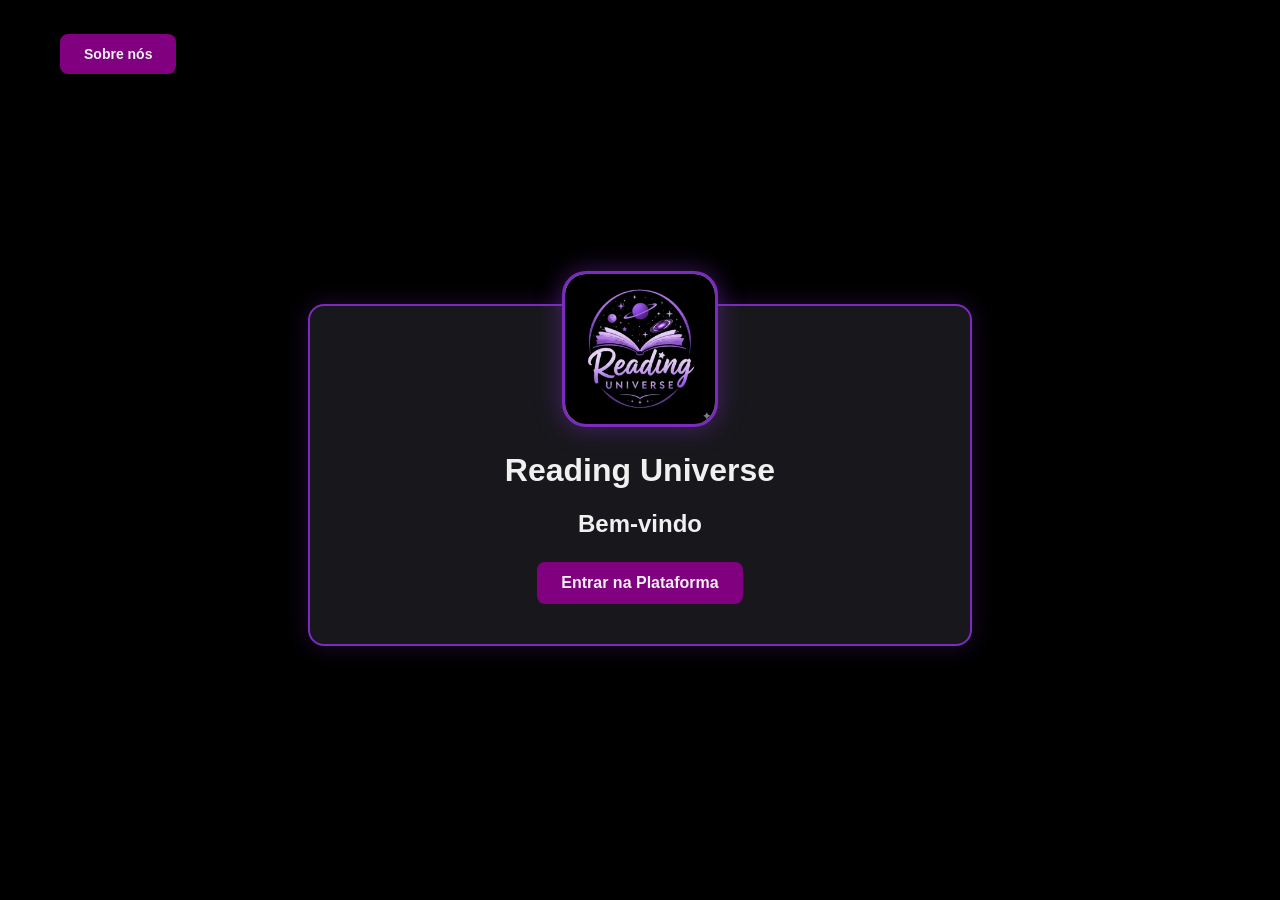
<file: index.html>
<!DOCTYPE html>
<html lang="pt-br">

<head>
    <meta charset="UTF-8">
    <title>Reading Universe</title>
    <link rel="stylesheet" href="css/style.css">
</head>

<body>

    <header class="navbar-topo">
        <nav class="menu-botoes2">
            <ul>
                <li><a href="devs/sobre_nos.html" class="btn">Sobre nós</a></li>
                </li>
            </ul>
        </nav>
    </header>


    <main class="container">
        <div class="welcome-box">

            <img src="imagens/Gemini_Generated_Image_6qx5xi6qx5xi6qx5.png" class="brand-logo">
            <h1>Reading Universe</h1>
            <h2>Bem-vindo</h2>

            <nav class="menu-botoes" style="align-items: center;">
                <!--Colocar o home no meio e sobre agente!-->
                <!--<a href="devs/sobre_nos.html">Sobre nós</a>-->
                <a href="login.html" class="btn">Entrar na Plataforma</a>
            </nav>
        </div>
    </main>
</body>
</html>
</file>
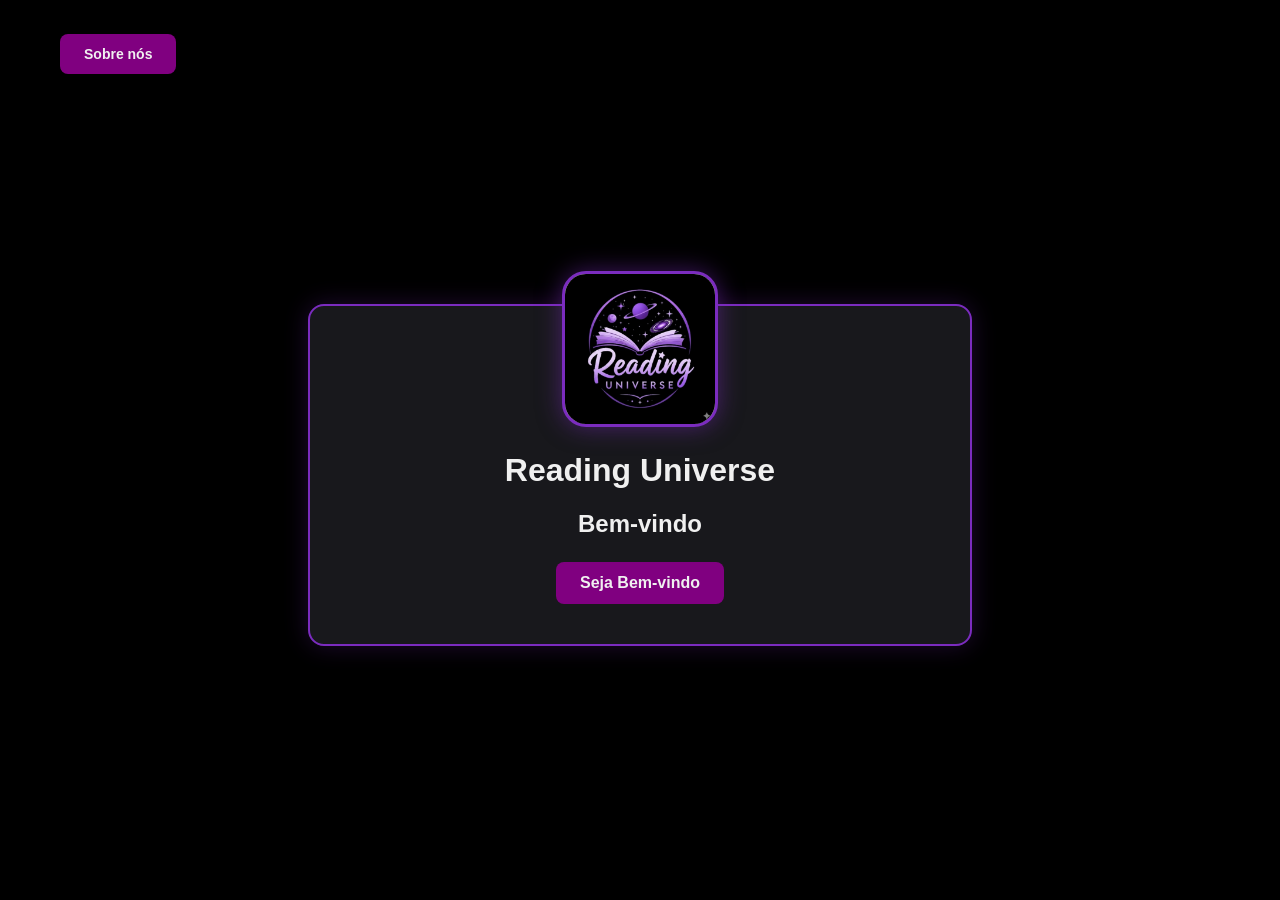
<file: radinguniverse/index.html>
<!DOCTYPE html>
<html lang="pt-br">
<head>    
    <meta charset="UTF-8">
    <title>Reading Universe</title>
    <link rel="stylesheet"  href="css/style.css">
</head>

<body>

    <header class="navbar-topo">
        <nav class="menu-botoes2">
            <ul>
                <li><a href="devs/sobre_nos.html" class="btn">Sobre nós</a></li>
                </li>
            </ul>
        </nav>
    </header>


<main class="container">
    <div class="welcome-box">
    
    <img src="imagens/Gemini_Generated_Image_6qx5xi6qx5xi6qx5.png" class="brand-logo"> 
    <h1>Reading Universe</h1>
    <h2>Bem-vindo</h2>

            <nav class="menu-botoes" style="align-items: center;">
            <!--Colocar o home no meio e sobre agente!-->
            <!--<a href="devs/sobre_nos.html">Sobre nós</a>-->
            <a href="leitores/leitores.html" class="btn">Seja Bem-vindo</a>
        </div>

        </nav>
    </div>   
</main>
</body>
</html>
</file>
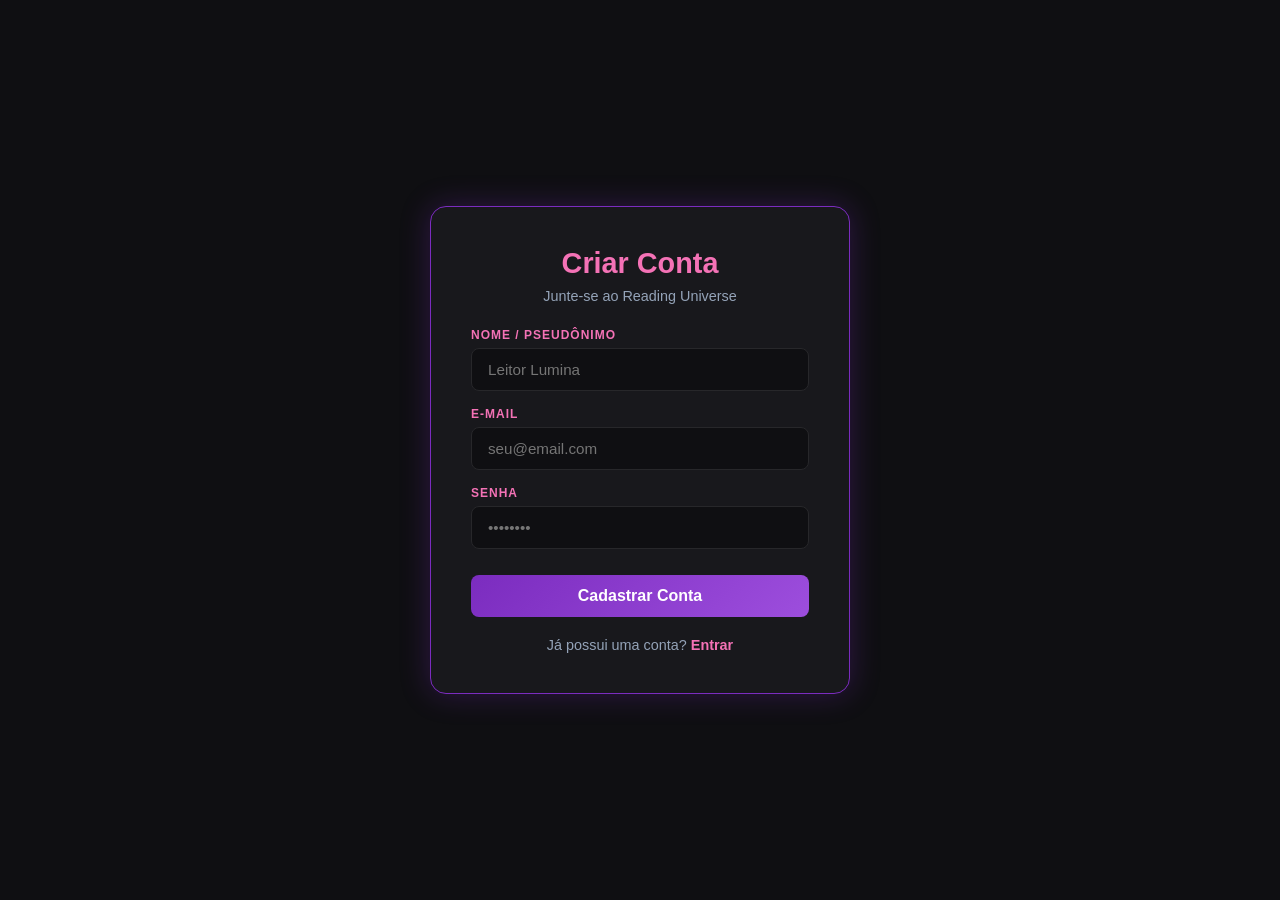
<file: cadastre-se.html>
<!DOCTYPE html>
<html lang="pt-br">
    <head>
        <meta charset="UTF-8">
        <title>Criar Conta - Reading Universe</title>
        <link rel="stylesheet" href="css/login.css">
    </head>
    <body>
        <!-- Caixa de Cadastro Dedicada -->
    <div class="auth-wrapper" id="register-container">
        <div class="auth-header">
            <h2>Criar Conta</h2>
            <p>Junte-se ao Reading Universe</p>
        </div>

        <form id="form-register" class="auth-form">
            <div class="auth-input-group">
                <label>Nome / Pseudônimo</label>
                <input type="text" id="reg-nome" placeholder="Leitor Lumina" required>
            </div>
            <div class="auth-input-group">
                <label>E-mail</label>
                <input type="email" id="reg-email" placeholder="seu@email.com" required>
            </div>
            <div class="auth-input-group">
                <label>Senha</label>
                <input type="password" id="reg-senha" placeholder="••••••••" required>
            </div>
            <button type="submit" class="auth-btn">Cadastrar Conta</button>
        </form>

        <div class="auth-switch">
            Já possui uma conta? <a href="login.html">Entrar</a>
        </div>
    </div>

<script src="leitores/jvsp/cadastro.js"></script>
    </body>
</html>
</file>
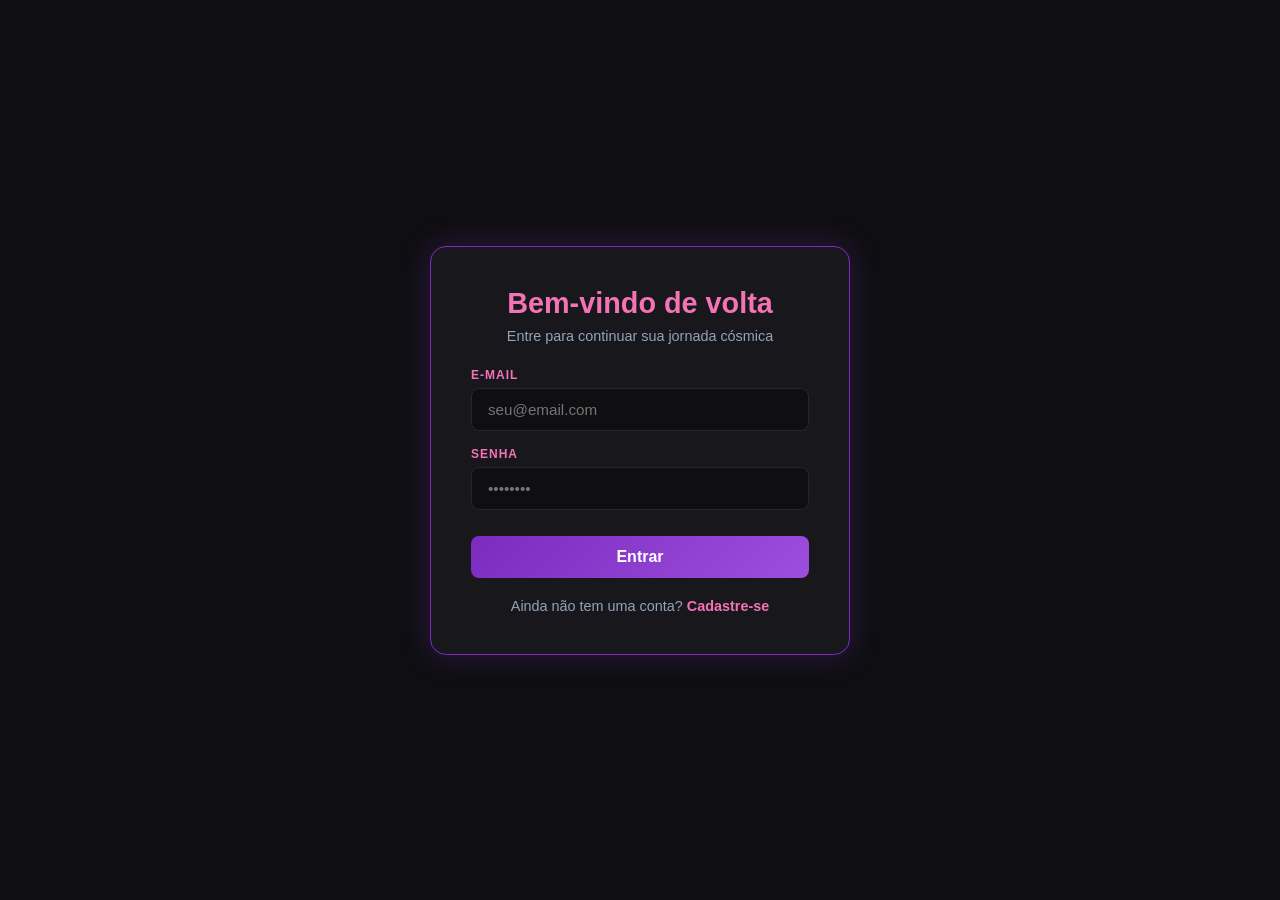
<file: login.html>
<!DOCTYPE html>
<html lang="pt-br">

<head>
    <meta charset="UTF-8">
    <title>Entrar - Reading Universe</title>
    <link rel="stylesheet" href="css/login.css">
</head>

<body>

    <!-- Caixa de Login -->
    <div class="auth-wrapper" id="login-container">
        <div class="auth-header">
            <h2>Bem-vindo de volta</h2>
            <p>Entre para continuar sua jornada cósmica</p>
        </div>

        <form id="login-form" class="auth-form">
            <div class="auth-input-group">
                <label>E-mail</label>
                <!-- Note o ID: login-email -->
                <input type="email" id="login-email" placeholder="seu@email.com" required>
            </div>
            <div class="auth-input-group">
                <label>Senha</label>
                <!-- Note o ID: login-senha -->
                <input type="password" id="login-senha" placeholder="••••••••" required>
            </div>
            <button type="submit" class="auth-btn">Entrar</button>
        </form>

        <div class="auth-switch">
            Ainda não tem uma conta? <a href="cadastre-se.html">Cadastre-se</a>
        </div>
    </div>

    <!-- Caixa de Cadastro (Inicia escondida) -->
    <div class="auth-wrapper hidden" id="register-container">
        <div class="auth-header">
            <h2>Criar Conta</h2>
            <p>Junte-se ao Reading Universe</p>
        </div>

        <form id="form-register" class="auth-form">
            <div class="auth-input-group">
                <label>Nome / Pseudônimo</label>
                <input type="text" id="reg-nome" placeholder="Leitor Lumina" required>
            </div>
            <div class="auth-input-group">
                <label>E-mail</label>
                <input type="email" id="reg-email" placeholder="seu@email.com" required>
            </div>
            <div class="auth-input-group">
                <label>Senha</label>
                <input type="password" id="reg-senha" placeholder="••••••••" required>
            </div>
            <button type="submit" class="auth-btn">Cadastrar</button>
        </form>

        <div class="auth-switch">
            Já possui uma conta? <a href="#" id="to-login">Entrar</a>
        </div>
    </div>

    <script src="leitores/jvsp/auth.js"></script>
</body>

</html>
</file>
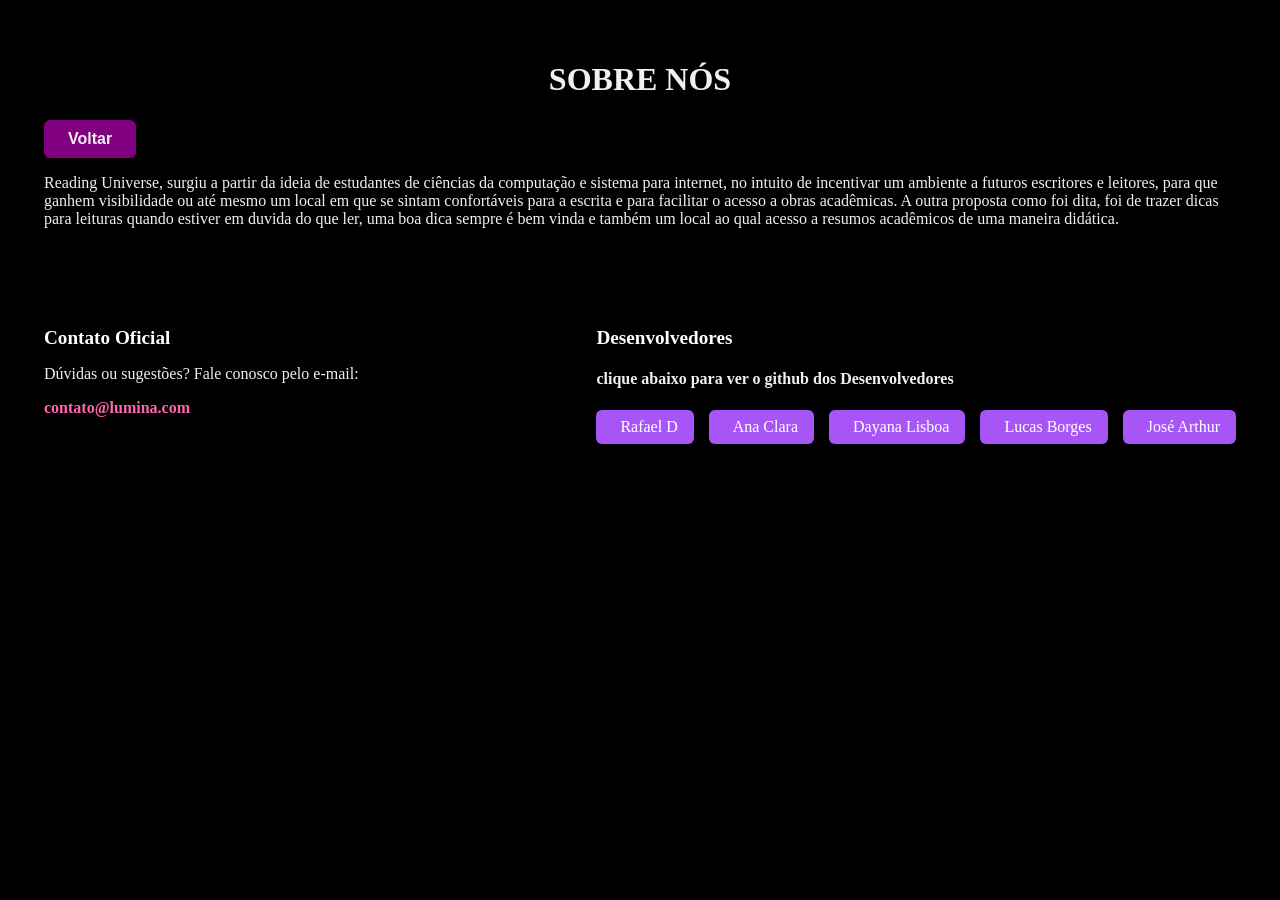
<file: devs/sobre_nos.html>
<!DOCTYPE html>
<html lng="pt-br">
<head>
    <meta charset="UTF-8">
    <title>sobre nós</title>
    <link rel="stylesheet" href="../css/style3.css">
</head>

<body>
<h1 class="titulo">SOBRE NÓS</h1>
<nav>
    <ul>
         <li><a href="../index.html" class="btn">Voltar</a></li>
    </ul>
</nav>
<p class="nos">
Reading Universe, surgiu a partir da ideia de estudantes de ciências da computação e sistema para internet, no intuito de incentivar um ambiente a futuros escritores e leitores, para que ganhem visibilidade ou até mesmo um local em que se sintam confortáveis para a escrita e para facilitar o acesso a obras acadêmicas. A outra proposta como foi dita, foi de trazer dicas para leituras quando estiver em duvida do que ler, uma boa dica sempre é bem vinda e também um local ao qual acesso a resumos acadêmicos de uma maneira didática.
</p>

<hr class="divisor-secao"> <!-- Linha sutil para separar o texto do sobre nós -->

    <section class="rodape-sobre">
        <div class="contato-plataforma">
            <h3>Contato Oficial</h3>
            <p>Dúvidas ou sugestões? Fale conosco pelo e-mail:</p>
            <a href="mailto:contato@lumina.com" class="email-link">contato@lumina.com</a>
        </div>

        <div class="devs-github">
            <h3>Desenvolvedores</h3>
            <h4>clique abaixo para ver o github dos Desenvolvedores</h4>
            <div class="links-github">
                <!-- Substitua pelos links reais dos perfis de vocês -->
                <a href="https://github.com/Rafael-3608" target="_blank" class="github-btn">
                    <i class="fab fa-github"></i> Rafael D
                </a>
                <a href="https://github.com/anaclara-17" target="_blank" class="github-btn">
                    <i class="fab fa-github"></i> Ana Clara 
                </a>
                <a href="https://github.com/lisbooaday" target="_blank" class="github-btn">
                    <i class="fab fa-github"></i> Dayana Lisboa
                </a>
                <a href="https://github.com/luc45887" target="_blank" class="github-btn">
                    <i class="fab fa-github"></i> Lucas Borges
                </a>
                <a href="https://github.com/josearthursf0110-arch" target="_blank" class="github-btn">
                    <i class="fab fa-github"></i>José Arthur
                </a>
            </div>
        </div>
    </section>

</body>
</html>
</file>
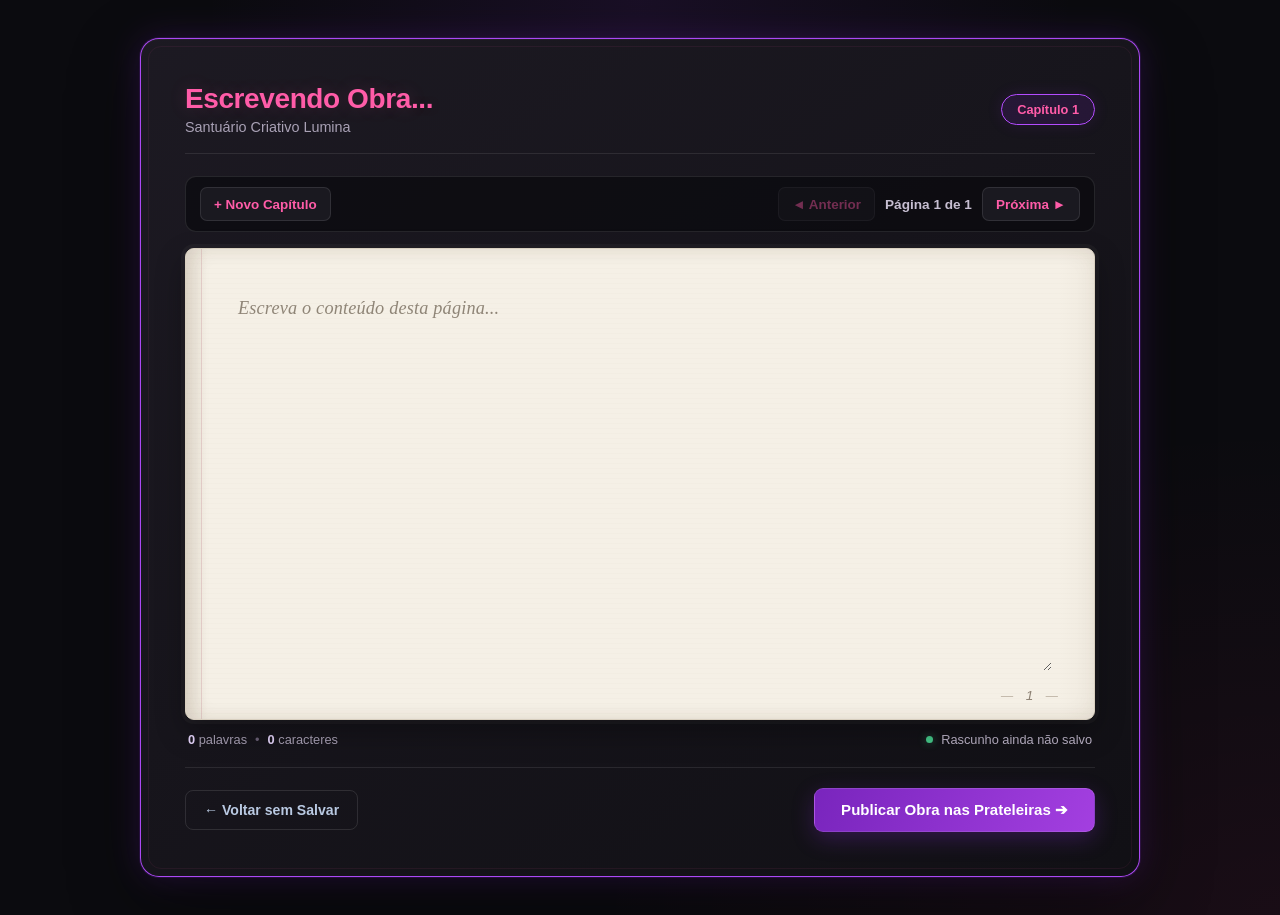
<file: leitores/escrever-obras.html>
<!DOCTYPE html>
<html lang="pt-BR">
<head>
    <meta charset="UTF-8">
    <meta name="viewport" content="width=device-width, initial-scale=1.0">
    <meta name="theme-color" content="#0b0b0f">
    <title>Santuário do Autor - Reading Universe</title>
    <link rel="stylesheet" href="../css/style4.css">
    <link rel="stylesheet" href="../css/escrever.css">
</head>
<body>
    <main class="book-editor-container">
        <header class="book-header">
            <div class="book-heading">
                <h2 id="titulo-obra-exibicao">Escrevendo Obra...</h2>
                <p class="book-subtitle" id="autor-obra-exibicao">
                    Santuário Criativo Lumina
                </p>
            </div>
            <div class="page-badge" id="badge-capitulo">Capítulo 1</div>
        </header>

        <nav class="book-toolbar" aria-label="Controles de capítulos e páginas">
            <div class="chapter-controls">
                <button type="button" class="toolbar-btn"
                        onclick="novoCapitulo()">
                    + Novo Capítulo
                </button>
            </div>

            <div class="page-controls">
                <button type="button" class="toolbar-btn"
                        id="btn-pagina-anterior"
                        onclick="paginaAnterior()">
                    ◄ Anterior
                </button>

                <span class="page-indicator" id="indicador-pagina"
                      aria-live="polite">
                    Página 1 de 1
                </span>

                <button type="button" class="toolbar-btn"
                        onclick="proximaPagina()">
                    Próxima ►
                </button>
            </div>
        </nav>

        <form id="form-conteudo-obra">
            <section class="manuscript-page" id="folha-manuscrito"
                     aria-label="Página do manuscrito">

                <label class="visually-hidden" for="texto-obra">
                    Conteúdo da página
                </label>

                <textarea
                    id="texto-obra"
                    placeholder="Escreva o conteúdo desta página..."
                    aria-label="Escreva o conteúdo desta página"
                    required
                ></textarea>

                <div class="manuscript-page-number" aria-hidden="true">
                    <span id="numero-pagina-folha">1</span>
                </div>
            </section>

            <section class="writing-meta" aria-label="Estatísticas da escrita">
                <div class="writing-counts">
                    <span>
                        <strong id="contador-palavras">0</strong> palavras
                    </span>

                    <span class="count-separator">•</span>

                    <span>
                        <strong id="contador-caracteres">0</strong> caracteres
                    </span>
                </div>

                <div class="autosave-status" id="status-salvamento"
                     role="status" aria-live="polite">
                    <span class="autosave-dot"></span>
                    <span id="texto-salvamento">
                        Rascunho ainda não salvo
                    </span>
                </div>
            </section>

            <footer class="book-footer">
                <button type="button" class="book-nav-btn"
                        onclick="window.location.href='leitores.html'">
                    ← Voltar sem Salvar
                </button>

                <button type="submit" class="publish-btn">
                    Publicar Obra nas Prateleiras ➔
                </button>
            </footer>
        </form>
    </main>

    <script>
        // Cada posição do array representa uma página.
        let paginas = [""];
        let paginaAtual = 0;

        // Guarda a página inicial de cada capítulo.
        let inicioCapitulos = [0];

        let temporizadorSalvamento = null;

        const CHAVE_RASCUNHO = "reading_universe_rascunho";

        const textarea = document.getElementById("texto-obra");
        const indicadorPagina = document.getElementById("indicador-pagina");
        const badgeCapitulo = document.getElementById("badge-capitulo");
        const formObra = document.getElementById("form-conteudo-obra");
        const folha = document.getElementById("folha-manuscrito");

        // Lê dados do localStorage com tratamento de erros.
        function lerDadosArmazenados(chave) {
            try {
                return JSON.parse(localStorage.getItem(chave));
            } catch (erro) {
                console.error(
                    `Não foi possível ler "${chave}":`,
                    erro
                );
                return null;
            }
        }

        function obterObraTemporaria() {
            return lerDadosArmazenados("obra_em_criacao");
        }

        // Atualiza a mensagem visual do salvamento.
        function atualizarStatus(mensagem, estado = "saved") {
            const status = document.getElementById("status-salvamento");

            document.getElementById("texto-salvamento").textContent =
                mensagem;

            status.dataset.state = estado;
        }

        function chaveDaObra(obra) {
            return `${obra?.titulo || ""}::${obra?.autor || ""}`;
        }

        // Salva automaticamente todas as páginas e capítulos.
        function salvarRascunhoAutomaticamente() {
            const obra = obterObraTemporaria();

            if (!obra) return;

            const rascunho = {
                identificacao: chaveDaObra(obra),
                paginas,
                paginaAtual,
                inicioCapitulos,
                atualizadoEm: new Date().toISOString()
            };

            try {
                localStorage.setItem(
                    CHAVE_RASCUNHO,
                    JSON.stringify(rascunho)
                );

                const horario = new Date().toLocaleTimeString(
                    "pt-BR",
                    {
                        hour: "2-digit",
                        minute: "2-digit"
                    }
                );

                atualizarStatus(
                    `Salvo automaticamente às ${horario}`,
                    "saved"
                );

            } catch (erro) {
                console.error(
                    "Não foi possível salvar o rascunho:",
                    erro
                );

                atualizarStatus(
                    "Não foi possível salvar automaticamente",
                    "error"
                );
            }
        }

        // Aguarda um pequeno intervalo após a digitação.
        function agendarSalvamento() {
            atualizarStatus("Salvando...", "saving");

            clearTimeout(temporizadorSalvamento);

            temporizadorSalvamento = setTimeout(() => {
                salvarPaginaAtual();
                salvarRascunhoAutomaticamente();
            }, 650);
        }

        // Recupera o rascunho anteriormente salvo.
        function restaurarRascunho(obra) {
            const rascunho = lerDadosArmazenados(CHAVE_RASCUNHO);

            if (
                !rascunho ||
                rascunho.identificacao !== chaveDaObra(obra) ||
                !Array.isArray(rascunho.paginas) ||
                rascunho.paginas.length === 0
            ) {
                return false;
            }

            paginas = rascunho.paginas.map(
                p => String(p ?? "")
            );

            inicioCapitulos =
                Array.isArray(rascunho.inicioCapitulos) &&
                rascunho.inicioCapitulos.length
                    ? rascunho.inicioCapitulos
                    : [0];

            paginaAtual = Math.min(
                Math.max(Number(rascunho.paginaAtual) || 0, 0),
                paginas.length - 1
            );

            atualizarStatus(
                "Rascunho anterior recuperado",
                "saved"
            );

            return true;
        }

        // Guarda o texto da página atual no array.
        function salvarPaginaAtual() {
            paginas[paginaAtual] = textarea.value;
        }

        // Descobre em qual capítulo o escritor está.
        function descobrirCapituloAtual() {
            let capitulo = 0;

            inicioCapitulos.forEach((paginaInicial, indice) => {
                if (paginaAtual >= paginaInicial) {
                    capitulo = indice + 1;
                }
            });

            return Math.max(capitulo, 1);
        }

        // Atualiza o contador de palavras e caracteres.
        function atualizarContadores() {
            const textoCompleto = paginas.join(" ");
            const textoLimpo = textoCompleto.trim();

            const palavras = textoLimpo
                ? textoLimpo.split(/\s+/).length
                : 0;

            document.getElementById("contador-palavras").textContent =
                palavras.toLocaleString("pt-BR");

            document.getElementById("contador-caracteres").textContent =
                textoCompleto.length.toLocaleString("pt-BR");
        }

        // Atualiza todos os elementos da interface.
        function atualizarInterface() {
            textarea.value = paginas[paginaAtual] || "";

            indicadorPagina.textContent =
                `Página ${paginaAtual + 1} de ${paginas.length}`;

            badgeCapitulo.textContent =
                `Capítulo ${descobrirCapituloAtual()}`;

            document.getElementById("numero-pagina-folha").textContent =
                paginaAtual + 1;

            document.getElementById(
                "btn-pagina-anterior"
            ).disabled = paginaAtual === 0;

            atualizarContadores();
        }

        // Efeito visual de virada da página.
        function animarVirada() {
            folha.classList.remove("page-turn");

            void folha.offsetWidth;

            folha.classList.add("page-turn");
        }

        // Avança para a próxima página.
        function proximaPagina() {
            salvarPaginaAtual();

            if (paginaAtual === paginas.length - 1) {
                paginas.push("");
            }

            paginaAtual++;

            atualizarInterface();
            animarVirada();
            agendarSalvamento();

            textarea.focus();
        }

        // Retorna à página anterior.
        function paginaAnterior() {
            if (paginaAtual > 0) {
                salvarPaginaAtual();

                paginaAtual--;

                atualizarInterface();
                animarVirada();
                agendarSalvamento();

                textarea.focus();
            }
        }

        // Cria um novo capítulo.
        function novoCapitulo() {
            salvarPaginaAtual();

            if (
                inicioCapitulos[
                    inicioCapitulos.length - 1
                ] === paginaAtual
            ) {
                alert(
                    "Este capítulo já foi iniciado nesta página."
                );
                return;
            }

            if (paginas[paginaAtual].trim() !== "") {
                paginas.push("");
                paginaAtual = paginas.length - 1;
            }

            inicioCapitulos.push(paginaAtual);

            atualizarInterface();
            animarVirada();
            agendarSalvamento();

            textarea.focus();
        }

        // Carrega os dados da obra ao abrir a página.
        window.addEventListener("DOMContentLoaded", () => {
            const obraTemp = obterObraTemporaria();

            if (obraTemp) {
                document.getElementById(
                    "titulo-obra-exibicao"
                ).textContent = obraTemp.titulo || "Escrevendo Obra...";

                const autor = obraTemp.autor || "Autor";
                const categoria = obraTemp.categoria || "Sem categoria";

                document.getElementById(
                    "autor-obra-exibicao"
                ).textContent =
                    `Por: ${autor} • Categoria: ${categoria.toUpperCase()}`;

                restaurarRascunho(obraTemp);
            }

            atualizarInterface();
            textarea.focus();
        });

        // Detecta a digitação.
        textarea.addEventListener("input", () => {
            salvarPaginaAtual();
            atualizarContadores();
            agendarSalvamento();
        });

        // Tenta salvar antes de sair ou atualizar a página.
        window.addEventListener("beforeunload", () => {
            clearTimeout(temporizadorSalvamento);
            salvarPaginaAtual();
            salvarRascunhoAutomaticamente();
        });

        // Publica a obra completa.
        formObra.addEventListener("submit", (evento) => {
            evento.preventDefault();

            clearTimeout(temporizadorSalvamento);
            salvarPaginaAtual();

            const obraTemp = obterObraTemporaria();
            const usuarioLogado = lerDadosArmazenados(
                "usuarioLogado"
            );

            if (!obraTemp) {
                alert(
                    "Erro: Dados da obra não encontrados. " +
                    "Inicie o processo novamente."
                );

                window.location.href = "leitores.html";
                return;
            }

            // Organiza páginas e capítulos para publicação.
            const paginasPublicadas = paginas
                .map((conteudo, indice) => {
                    const inicioDoCapitulo =
                        inicioCapitulos.indexOf(indice);

                    const marcadorCapitulo =
                        inicioDoCapitulo !== -1
                            ? `--- CAPÍTULO ${inicioDoCapitulo + 1} ---\n\n`
                            : "";

                    return marcadorCapitulo + conteudo.trim();
                })
                .filter(
                    conteudo => conteudo.trim() !== ""
                );

            const conteudoCompleto = paginasPublicadas.join(
                "\n\n--- PÁGINA ---\n\n"
            );

            if (!conteudoCompleto.trim()) {
                alert(
                    "Escreva o conteúdo da sua obra antes de publicar."
                );

                textarea.focus();
                return;
            }

            const novaObraFinal = {
                id: "obra_" + Date.now(),
                autorId: usuarioLogado
                    ? usuarioLogado.email
                    : "anonimo",
                titulo: obraTemp.titulo,
                autor: obraTemp.autor,
                categoria: obraTemp.categoria,
                descricao: obraTemp.descricao,
                conteudo: conteudoCompleto,
                totalPaginas: paginas.length,
                data: new Date().toLocaleDateString()
            };

            const obrasSalvas =
                lerDadosArmazenados("reading_universe_obras") || [];

            if (!Array.isArray(obrasSalvas)) {
                alert(
                    "Não foi possível acessar a lista de obras salvas."
                );
                return;
            }

            try {
                obrasSalvas.push(novaObraFinal);

                localStorage.setItem(
                    "reading_universe_obras",
                    JSON.stringify(obrasSalvas)
                );

                localStorage.removeItem(CHAVE_RASCUNHO);
                localStorage.removeItem("obra_em_criacao");

            } catch (erro) {
                console.error(
                    "Erro ao publicar a obra:",
                    erro
                );

                alert(
                    "Não foi possível publicar. " +
                    "Verifique o espaço disponível no navegador."
                );

                return;
            }

            alert(
                "Obra encadernada e publicada com sucesso " +
                "nas prateleiras do Reading Universe! 📚✨"
            );

            window.location.href = "leitores.html";
        });
    </script>
</body>
</html>
</file>
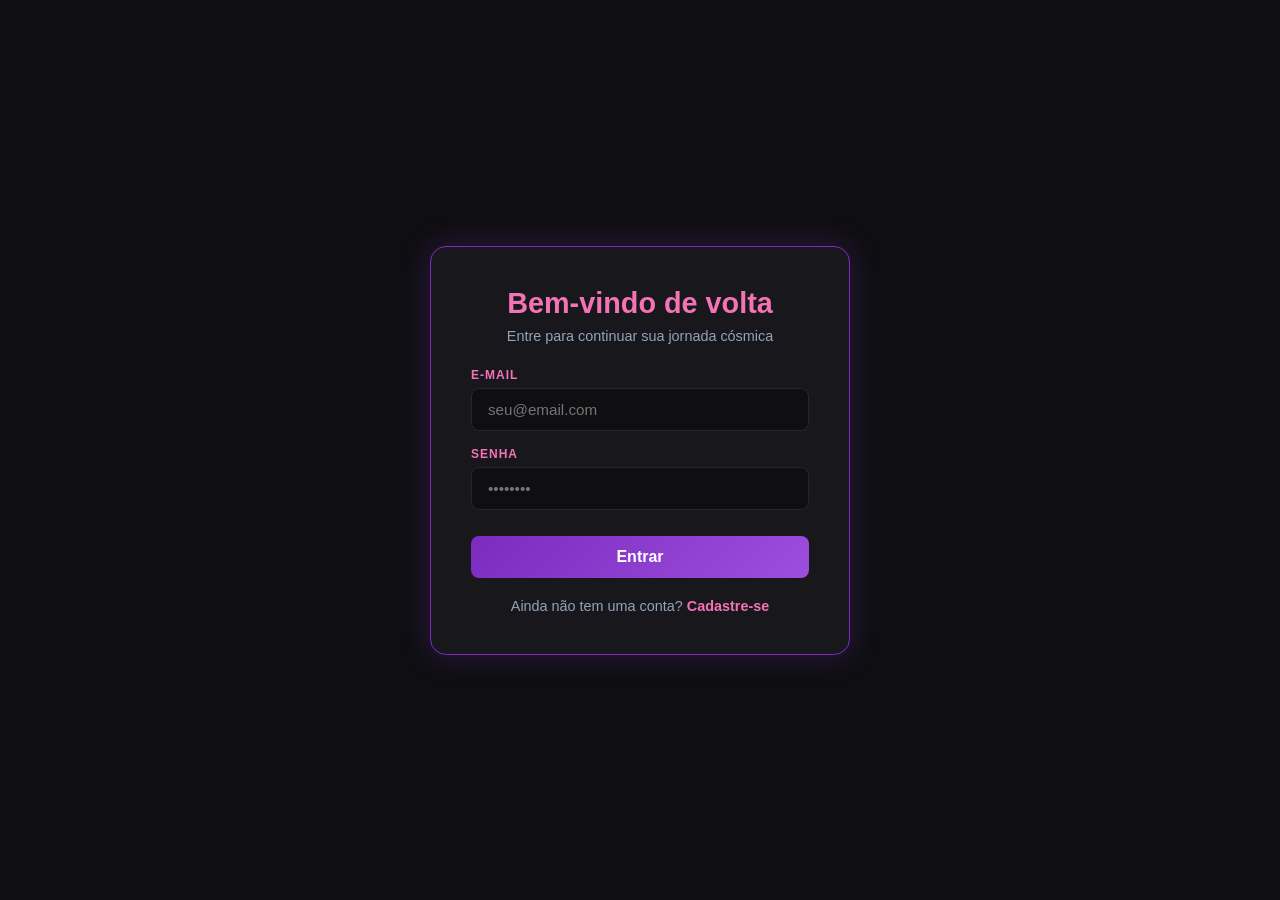
<file: leitores/leitores.html>
<!DOCTYPE html>
<html lang="pt-br">

<head>
    <meta charset="UTF-8">
    <title>Leitores</title>
    <link rel="stylesheet" href="../css/style4.css">
    <meta name="viewport" content="width=device-width, initial-scale=1.0">
    <!-- FontAwesome para os ícones dos Kits Temáticos -->
    <link rel="stylesheet" href="https://cdnjs.cloudflare.com/ajax/libs/font-awesome/6.4.0/css/all.min.css">
    <style>
        /* Capas no lugar dos ícones dos cartões */
        .book-card > .book-cover {
            flex: 0 0 84px;
            width: 84px;
            height: 136px;
            padding: 0;
            overflow: hidden;
            display: block;
            border-radius: 8px;
            background: #25252d;
            line-height: 0;
        }
        .book-card > .book-cover img {
            display: block;
            width: 100%;
            height: 100%;
            object-fit: cover;
            border-radius: inherit;
        }
        #modalCover {
            flex: 0 0 120px;
            overflow: hidden;
            padding: 0;
            line-height: 0;
            border-radius: 9px;
        }
        #modalCover img {
            display: block;
            width: 100%;
            height: 100%;
            object-fit: cover;
            border-radius: inherit;
        }
        @media (max-width: 600px) {
            .book-card > .book-cover { flex-basis: 72px; width: 72px; height: 116px; }
        }
    </style>
</head>

<body>

    <div class="app-container">

        <!-- BARRA LATERAL (Navegação Funcional) -->
        <aside class="sidebar">
            <div>
                <!-- PERFIL DO USUÁRIO (ALVO DE ATUALIZAÇÃO VIA JS) -->
                <div class="profile-box">
                    <div id="user-avatar-container" style="position: relative; flex-shrink: 0;">
                        <img id="user-avatar-img" src="" alt="Avatar" class="avatar"
                            style="display: none; object-fit: cover; width: 45px; height: 45px; border-radius: 50%;">
                        <div id="user-avatar-fallback" class="avatar"
                            style="display: flex; align-items: center; justify-content: center; font-weight: bold; color: white;">
                            <i id="user-avatar-icon" class="fa-solid fa-user"></i>
                        </div>
                    </div>
                    <div class="profile-info" id="user-info-text-container">
                        <h3 id="user-name-target">Leitor Lumina</h3>
                        <p id="user-sub-target">Explorador Cósmico</p>
                    </div>
                </div>

                <nav class="nav-menu">
                    <!-- Cada botão agora tem um atributo "data-target" mapeando sua respectiva tela -->
                    <button class="nav-item active" data-target="view-leitor">
                        <span class="icon-only">📖</span> <span>Leitor</span>
                    </button>
                    <button class="nav-item nav-subitem" data-target="view-leitor">Dicas de Leitura</button>

                    <button class="nav-item" data-target="view-autor">
                        <span class="icon-only">✍️</span> <span>Autor</span>
                    </button>

                    <button class="nav-item" data-target="view-resumos">
                        <span class="icon-only">📄</span> <span>Resumos de Artigos</span>
                    </button>
                </nav>
            </div>

            <div class="sidebar-footer">
                <button class="nav-item" data-target="view-config"><span>⚙️</span> <span>Configurações</span></button>
                <button class="nav-item" style="color: #ef4444;"
                    onclick="sessionStorage.removeItem('usuarioLogado'); window.location.href='../index.html';">
                    <span>🚪</span> <span>Sair</span>
                </button>
            </div>
        </aside>

        <!-- ÁREA CENTRAL DE CONTEÚDO -->
        <main class="main-content">

            <div id="view-leitor" class="content-view active-view">

                <header class="top-bar">
                    <h2>Leitor</h2>
                    <div class="search-box"><input type="text" placeholder="Pesquisar livros..."></div>
                </header>

                <!-- SELETOR DOS 5 KITS TEMÁTICOS -->
                <div style="display: flex; flex-wrap: wrap; gap: 8px; margin-bottom: 20px; align-items: center;">
                    <button id="btn-reading_universe" onclick="selecionarKit('reading_universe')"
                        class="kit-selector-btn"
                        style="background: #130f26; border: 1px solid #231b42; color: #e2e8f0; padding: 6px 12px; border-radius: 10px; cursor: pointer; font-size: 0.8rem; font-weight: 600; display: flex; align-items: center; gap: 6px;">
                        <i class="fa-solid fa-galaxy" style="color: #9d4edd;"></i> Reading Universe
                    </button>
                    <button id="btn-explorador_cosmico" onclick="selecionarKit('explorador_cosmico')"
                        class="kit-selector-btn"
                        style="background: #130f26; border: 1px solid #231b42; color: #e2e8f0; padding: 6px 12px; border-radius: 10px; cursor: pointer; font-size: 0.8rem; font-weight: 600; display: flex; align-items: center; gap: 6px;">
                        <i class="fa-solid fa-user-astronaut" style="color: #38bdf8;"></i> Explorador Cósmico
                    </button>
                    <button id="btn-biblioteca_classica" onclick="selecionarKit('biblioteca_classica')"
                        class="kit-selector-btn"
                        style="background: #130f26; border: 1px solid #231b42; color: #e2e8f0; padding: 6px 12px; border-radius: 10px; cursor: pointer; font-size: 0.8rem; font-weight: 600; display: flex; align-items: center; gap: 6px;">
                        <i class="fa-solid fa-book-bookmark" style="color: #fbbf24;"></i> Biblioteca Clássica
                    </button>
                    <button id="btn-romantico" onclick="selecionarKit('romantico')" class="kit-selector-btn"
                        style="background: #130f26; border: 1px solid #231b42; color: #e2e8f0; padding: 6px 12px; border-radius: 10px; cursor: pointer; font-size: 0.8rem; font-weight: 600; display: flex; align-items: center; gap: 6px;">
                        <i class="fa-solid fa-heart" style="color: #ff2a85;"></i> Romântico
                    </button>
                    <button id="btn-terror" onclick="selecionarKit('terror')" class="kit-selector-btn"
                        style="background: #130f26; border: 1px solid #231b42; color: #e2e8f0; padding: 6px 12px; border-radius: 10px; cursor: pointer; font-size: 0.8rem; font-weight: 600; display: flex; align-items: center; gap: 6px;">
                        <i class="fa-solid fa-skull" style="color: #f43f5e;"></i> Terror & Mistério
                    </button>
                </div>

                <!-- BANNER CENTRAL DINÂMICO -->
                <section id="main-banner-card" class="hero-banner"
                    style="background-size: cover; background-position: center; transition: background-image 0.5s ease;">
                    <div id="banner-badge" class="badge">Recomendados para você</div>
                    <h1 id="banner-title">Dicas de Leitura</h1>
                    <p id="banner-desc" style="color: #a1a1aa; font-size: 0.9rem; margin-top: 6px; max-width: 500px;">
                        Explore uma seleção de obras fantásticas personalizadas de acordo com seu tema favorito.</p>
                </section>

                <section class="section-container">
                    <div class="section-header">
                        <div class="section-title"><span>❤️</span> Romance</div>
                        <a href="#" class="view-all">VER TUDO</a>
                    </div>
                    <div class="books-grid">
                        <div class="book-card"
                            data-synopsis="Um clássico absoluto. A história acompanha a espirituosa Elizabeth Bennet e o aristocrático Sr. Darcy lidando com seus próprios erros de julgamento, orgulho e as pressões sociais da época.">
                            <div class="book-cover"><img src="https://covers.openlibrary.org/b/isbn/9780141439518-L.jpg" alt="Capa de Orgulho e Preconceito" loading="lazy"></div>
                            <div class="book-info">
                                <div>
                                    <h4 class="book-title">Orgulho e Preconceito</h4>
                                    <p class="book-description">Jane Austen explora as nuances do amor e das relações
                                        sociais na Inglaterra do século XIX.</p>
                                </div>
                                <div class="book-tags"><span class="tag">Clássico</span> <span class="tag">Jane
                                        Austen</span></div>
                            </div>
                        </div>

                        <div class="book-card"
                            data-synopsis="Um amor proibido e intenso nasce entre dois jovens de famílias inimigas em Verona, desencadeando uma sequência de eventos que desafia o destino e as rivalidades locais.">
                            <div class="book-cover"><img src="https://covers.openlibrary.org/b/isbn/9780743477116-L.jpg" alt="Capa de Romeu e Julieta" loading="lazy"></div>
                            <div class="book-info">
                                <div>
                                    <h4 class="book-title">Romeu e Julieta</h4>
                                    <p class="book-description">A mais famosa e trágica história de amor da literatura
                                        ocidental.</p>
                                </div>
                                <div class="book-tags"><span class="tag">Clássico</span> <span
                                        class="tag">Shakespeare</span></div>
                            </div>
                        </div>
                    </div>
                </section>

                <section class="section-container">
                    <div class="section-header">
                        <div class="section-title"><span>🩸</span> Terror</div>
                        <a href="#" class="view-all">VER TUDO</a>
                    </div>
                    <div class="books-grid">
                        <div class="book-card"
                            data-synopsis="O escritor Jack Torrance consegue um emprego como zelador de inverno no isolado Hotel Overlook. Ao se mudar com sua família, forças sobrenaturais malignas que habitam o local começam a influenciar sua mente de forma violenta.">
                            <div class="book-cover"><img src="https://covers.openlibrary.org/b/isbn/9780307743657-L.jpg" alt="Capa de O Iluminado" loading="lazy"></div>
                            <div class="book-info">
                                <div>
                                    <h4 class="book-title">O Iluminado</h4>
                                    <p class="book-description">Uma descida assustadora e psicológica à loucura em um
                                        hotel isolado pela neve.</p>
                                </div>
                                <div class="book-tags"><span class="tag">Psicológico</span> <span class="tag">Stephen
                                        King</span></div>
                            </div>
                        </div>

                        <div class="book-card"
                            data-synopsis="Uma espiral obsessiva consome os habitantes de uma pequena cidade japonesa, onde eventos bizarros e grotescos começam a acontecer, todos interligados pelo padrão misterioso e amaldiçoado de espirais.">
                            <div class="book-cover"><img src="https://covers.openlibrary.org/b/isbn/9781421561325-L.jpg" alt="Capa de Uzumaki" loading="lazy"></div>
                            <div class="book-info">
                                <div>
                                    <h4 class="book-title">Uzumaki</h4>
                                    <p class="book-description">O horror cósmico e corporal toma forma através de uma
                                        maldição geométrica inevitável.</p>
                                </div>
                                <div class="book-tags"><span class="tag">Mangá</span> <span class="tag">Junji Ito</span>
                                </div>
                            </div>
                        </div>
                    </div>
                </section>

                <section class="section-container">
                    <div class="section-header">
                        <div class="section-title"><span>🎭</span> Drama</div>
                        <a href="#" class="view-all">VER TUDO</a>
                    </div>
                    <div class="books-grid">
                        <div class="book-card"
                            data-synopsis="Lily Bloom encontra um amor intenso e avassalador em Ryle Kincaid, mas logo se vê presa em um ciclo complexo e doloroso, precisando encontrar forças para interrompê-lo.">
                            <div class="book-cover"><img src="https://covers.openlibrary.org/b/isbn/9781501110368-L.jpg" alt="Capa de É Assim que Acaba" loading="lazy"></div>
                            <div class="book-info">
                                <div>
                                    <h4 class="book-title">É Assim que Acaba</h4>
                                    <p class="book-description">Uma história emocionante e dolorosa sobre escolhas
                                        difíceis, superação e amor próprio.</p>
                                </div>
                                <div class="book-tags"><span class="tag">Drama</span> <span class="tag">Colleen
                                        Hoover</span></div>
                            </div>
                        </div>

                        <div class="book-card"
                            data-synopsis="A comovente trajetória de dois jovens pacientes oncológicos que se conhecem em um grupo de apoio e decidem viver uma intensa e bela história de amor, desafiando o pouco tempo que lhes resta.">
                            <div class="book-cover"><img src="https://covers.openlibrary.org/b/isbn/9780142424179-L.jpg" alt="Capa de A Culpa é das Estrelas" loading="lazy"></div>
                            <div class="book-info">
                                <div>
                                    <h4 class="book-title">A Culpa é das Estrelas</h4>
                                    <p class="book-description">Uma jornada emocionante sobre a vida, a morte e o
                                        impacto avassalador do primeiro amor.</p>
                                </div>
                                <div class="book-tags"><span class="tag">Romance</span> <span class="tag">John
                                        Green</span></div>
                            </div>
                        </div>
                    </div>
                </section>

                <section class="section-container">
                    <div class="section-header">
                        <div class="section-title"><span>🧭</span> Aventura</div>
                        <a href="#" class="view-all">VER TUDO</a>
                    </div>
                    <div class="books-grid">
                        <div class="book-card"
                            data-synopsis="O jovem hobbit Frodo Bolseiro herda um anel de poder incomensurável e recebe a perigosa missão de cruzar a Terra-média para destruí-lo na Montanha da Perdição, antes que o Senhor Sombrio o recupere.">
                            <div class="book-cover"><img src="https://covers.openlibrary.org/b/isbn/9780547928210-L.jpg" alt="Capa de O Senhor dos Anéis" loading="lazy"></div>
                            <div class="book-info">
                                <div>
                                    <h4 class="book-title">O Senhor dos Anéis</h4>
                                    <p class="book-description">Uma jornada épica de coragem, amizade e a eterna luta
                                        entre as forças do bem e do mal.</p>
                                </div>
                                <div class="book-tags"><span class="tag">Épico</span> <span class="tag">J.R.R.
                                        Tolkien</span></div>
                            </div>
                        </div>

                        <div class="book-card"
                            data-synopsis="Percy Jackson descobre que os deuses do Olimpo estão vivos e que ele é um semideus, filho de Poseidon. Quando o raio mestre de Zeus é roubado, Percy se torna o principal suspeito e precisa cruzar a América para provar sua inocência.">
                            <div class="book-cover"><img src="https://covers.openlibrary.org/b/isbn/9780786838653-L.jpg" alt="Capa de O Ladrão de Raios" loading="lazy"></div>
                            <div class="book-info">
                                <div>
                                    <h4 class="book-title">O Ladrão de Raios</h4>
                                    <p class="book-description">Mitologia grega antiga e o mundo moderno colidem em uma
                                        corrida eletrizante contra o tempo.</p>
                                </div>
                                <div class="book-tags"><span class="tag">Mitologia</span> <span class="tag">Rick
                                        Riordan</span></div>
                            </div>
                        </div>
                    </div>
                </section>

            </div>

            <div id="view-autor" class="content-view">
                <header class="top-bar">
                    <h2>Área do Autor</h2>
                </header>

                <div class="hero-banner"
                    style="background: linear-gradient(135deg, rgba(244, 114, 182, 0.2) 0%, rgba(15,15,18,0.9) 100%); margin-bottom: 24px; padding: 30px; border-radius: 12px;">
                    <div class="badge"
                        style="background-color: rgba(244, 114, 182, 0.2); color: var(--text-pink); padding: 4px 12px; border-radius: 99px; display: inline-block; font-size: 0.8rem; font-weight: bold; margin-bottom: 12px;">
                        Painel Criativo</div>
                    <h1 style="font-size: 2.2rem; font-weight: 700; color: #fff;">Gerencie suas Publicações</h1>
                </div>

                <div id="container-autor-box"
                    style="background-color: #131316; padding: 40px 30px; border-radius: 12px; border: 1px dashed #27272a; display: flex; justify-content: center; align-items: center; min-height: 250px; transition: all 0.3s ease;">

                    <div id="autor-estado-inicial" style="text-align: center; display: block;">
                        <p style="color: #a1a1aa; margin-bottom: 20px; font-size: 1rem;">Você ainda não publicou nenhum
                            manuscrito como autor.</p>
                        <button id="btn-iniciar-obra"
                            style="background-color: transparent; border: 1px solid #27272a; color: white; padding: 10px 20px; border-radius: 6px; cursor: pointer; font-weight: 500; transition: background 0.2s;">
                            + Iniciar Nova Obra
                        </button>
                    </div>

                    <div id="autor-estado-formulario" style="display: none; width: 100%; max-width: 450px;">
                        <h2 style="font-size: 2rem; font-weight: 700; margin-bottom: 8px; color: #fff;">Divulgue seu
                            Conto</h2>
                        <p style="color: #a1a1aa; font-size: 0.9rem; margin-bottom: 24px;">Preencha os detalhes abaixo
                            para publicar sua obra na biblioteca da Reading Universe</p>

                        <form id="form-novo-conto" style="display: flex; flex-direction: column; gap: 20px;">
                            <div style="display: flex; flex-direction: column; gap: 8px;">
                                <label
                                    style="color: #f472b6; font-size: 0.75rem; font-weight: bold; letter-spacing: 1px; text-transform: uppercase;">Título
                                    do Conto</label>
                                <input type="text" placeholder="Ex: O Sussurro das Estrelas" required
                                    style="background-color: #0f0f12; border: 1px solid #27272a; padding: 12px 16px; border-radius: 8px; color: white; outline: none; width: 100%;">
                            </div>

                            <div style="display: flex; flex-direction: column; gap: 8px;">
                                <label
                                    style="color: #f472b6; font-size: 0.75rem; font-weight: bold; letter-spacing: 1px; text-transform: uppercase;">Autor
                                    do Conto</label>
                                <input type="text" placeholder="Seu nome ou pseudônimo" required
                                    style="background-color: #0f0f12; border: 1px solid #27272a; padding: 12px 16px; border-radius: 8px; color: white; outline: none; width: 100%;">
                            </div>

                            <div style="display: flex; flex-direction: column; gap: 8px;">
                                <label
                                    style="color: #f472b6; font-size: 0.75rem; font-weight: bold; letter-spacing: 1px; text-transform: uppercase;">Categoria
                                    do Conto</label>
                                <select required
                                    style="background-color: #0f0f12; border: 1px solid #27272a; padding: 12px 16px; border-radius: 8px; color: #a1a1aa; outline: none; width: 100%; cursor: pointer;">
                                    <option value="" disabled selected>Selecione o gênero...</option>
                                    <option value="romance">Romance</option>
                                    <option value="terror">Terror</option>
                                    <option value="drama">Drama</option>
                                    <option value="aventura">Aventura</option>
                                </select>
                            </div>

                            <div style="display: flex; flex-direction: column; gap: 8px;">
                                <label
                                    style="color: #f472b6; font-size: 0.75rem; font-weight: bold; letter-spacing: 1px; text-transform: uppercase;">Descrição
                                    do Conto</label>
                                <textarea placeholder="Uma breve sinopse para instigar seus leitores..." required
                                    rows="4"
                                    style="background-color: #0f0f12; border: 1px solid #27272a; padding: 12px 16px; border-radius: 8px; color: white; outline: none; width: 100%; resize: none; font-family: inherit;"></textarea>
                            </div>

                            <div style="display: flex; justify-content: flex-end; gap: 12px; margin-top: 10px;">
                                <button type="button" id="btn-cancelar"
                                    style="background: transparent; border: 1px solid #27272a; color: #a1a1aa; padding: 12px 24px; border-radius: 99px; font-weight: bold; cursor: pointer;">Cancelar</button>
                                <button type="submit"
                                    style="background-color: #a855f7; color: white; border: none; padding: 12px 24px; border-radius: 99px; font-weight: bold; cursor: pointer; display: flex; align-items: center; gap: 8px;">
                                    Enviar <span style="font-size: 0.8rem;">➤</span>
                                </button>
                            </div>
                        </form>
                    </div>

                </div>
            </div>

            <div id="view-resumos" class="content-view">
                <header class="top-bar">
                    <h2>Resumos de Artigos</h2>
                </header>
                <div class="books-grid">
                    <div class="book-card">
                        <div class="book-cover">📄</div>
                        <div class="book-info">
                            <h4 class="book-title">A Evolução da Literatura Digital</h4>
                            <p class="book-description">Análise detalhada sobre como os e-readers e plataformas web
                                mudaram os hábitos de consumo de livros na última década.</p>
                            <div class="book-tags"><span class="tag">Artigo Científico</span></div>
                        </div>
                    </div>
                </div>
            </div>

            <div id="view-config" class="content-view">
                <header class="top-bar">
                    <h2>Configurações do Sistema</h2>
                </header>
                <p style="color: var(--text-muted)">Ajustes de interface, notificações de leitura e gerenciamento de
                    conta do painel Lumina.</p>
            </div>

        </main>
    </div>

    <!-- JANELA INTERATIVA (MODAL DO LIVRO CLICADO) -->
    <div class="modal-overlay" id="bookModal">
        <div class="modal-box">
            <button class="close-modal" id="closeModalBtn">&times;</button>
            <div class="modal-body">
                <div class="book-cover" id="modalCover" style="font-size: 0; width: 120px; height: 170px;"><span aria-hidden="true">📖</span></div>
                <div class="modal-main-info">
                    <div>
                        <h2 id="modalTitle" style="color: var(--text-pink); margin-bottom: 8px;">Título do Livro</h2>
                        <p id="modalSynopsis"
                            style="color: var(--text-main); font-size: 0.95rem; line-height: 1.5; margin-bottom: 15px;">
                            Sinopse detalhada...</p>
                    </div>
                    <!-- BOTÃO COM ID ATUALIZADO PARA REDIRECIONAR CORRETAMENTE -->
                    <button class="btn-read" id="btnComecarLeitura">Começar Leitura ➔</button>
                </div>
            </div>
        </div>
    </div>

    <button class="chat-toggle-btn" onclick="toggleChat()">💬</button>

    <div class="chat-container hidden" id="meuChat">
        <div class="chat-header" style="display: flex; justify-content: space-between; align-items: center;">
            <span>🤖 Lumina Bot</span>
            <button class="clos-chat-btn" onclick="toggleChat()">&times;</button>
        </div>

        <div class="mensagens" id="mensagens">
            <div class="mensagem bot">Olá! Como posso te ajudar na sua leitura hoje?</div>
        </div>

        <div class="input-area">
            <input type="text" id="entrada" placeholder="Digite algo...">
            <button onclick="enviar()">Enviar</button>
        </div>
    </div>

    <script src="jvsp/projeto.js"></script>
    <script>
        // Mantém a capa do modal igual à capa exibida no cartão selecionado.
        document.addEventListener('click', function (event) {
            const card = event.target.closest('.book-card');
            if (!card) return;
            const sourceCover = card.querySelector('.book-cover img');
            const modalCover = document.getElementById('modalCover');
            if (!sourceCover || !modalCover) return;
            window.setTimeout(function () {
                modalCover.innerHTML = '';
                const image = document.createElement('img');
                image.src = sourceCover.src;
                image.alt = sourceCover.alt;
                modalCover.appendChild(image);
            }, 0);
        });
    </script>

</body>

</html>
</file>
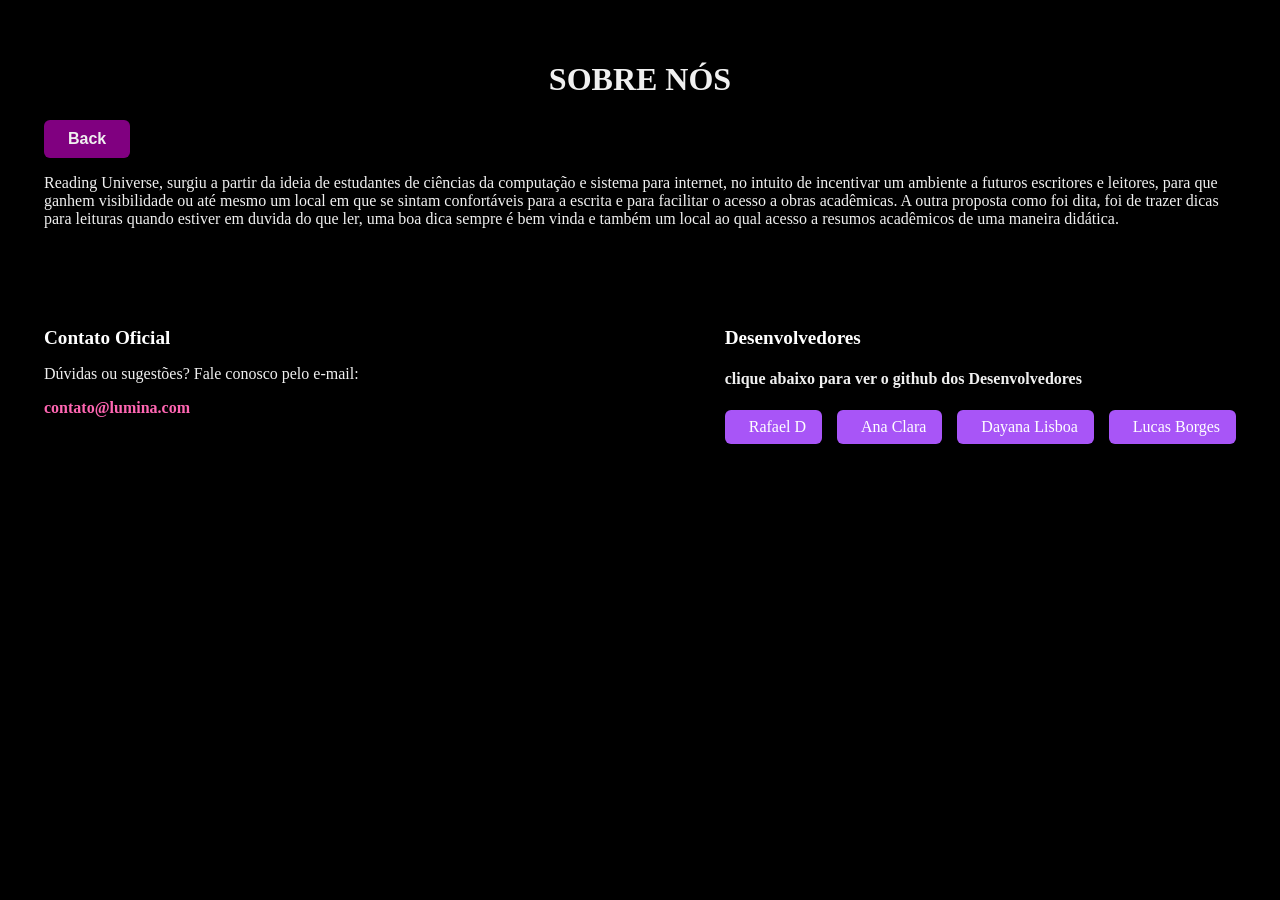
<file: radinguniverse/devs/sobre_nos.html>
<!DOCTYPE html>
<html lng="pt-br">
<head>
    <meta charset="UTF-8">
    <title>sobre nós</title>
    <link rel="stylesheet" href="../css/style3.css">
</head>

<body>
<h1 class="titulo">SOBRE NÓS</h1>
<nav>
    <ul>
         <li><a href="../index.html" class="btn">Back</a></li>
    </ul>
</nav>
<p class="nos">
Reading Universe, surgiu a partir da ideia de estudantes de ciências da computação e sistema para internet, no intuito de incentivar um ambiente a futuros escritores e leitores, para que ganhem visibilidade ou até mesmo um local em que se sintam confortáveis para a escrita e para facilitar o acesso a obras acadêmicas. A outra proposta como foi dita, foi de trazer dicas para leituras quando estiver em duvida do que ler, uma boa dica sempre é bem vinda e também um local ao qual acesso a resumos acadêmicos de uma maneira didática.
</p>

<hr class="divisor-secao"> <!-- Linha sutil para separar o texto do sobre nós -->

    <section class="rodape-sobre">
        <div class="contato-plataforma">
            <h3>Contato Oficial</h3>
            <p>Dúvidas ou sugestões? Fale conosco pelo e-mail:</p>
            <a href="mailto:contato@lumina.com" class="email-link">contato@lumina.com</a>
        </div>

        <div class="devs-github">
            <h3>Desenvolvedores</h3>
            <h4>clique abaixo para ver o github dos Desenvolvedores</h4>
            <div class="links-github">
                <!-- Substitua pelos links reais dos perfis de vocês -->
                <a href="https://github.com/Rafael-3608" target="_blank" class="github-btn">
                    <i class="fab fa-github"></i> Rafael D
                </a>
                <a href="https://github.com/anaclara-17" target="_blank" class="github-btn">
                    <i class="fab fa-github"></i> Ana Clara 
                </a>
                <a href="https://github.com/lisbooaday" target="_blank" class="github-btn">
                    <i class="fab fa-github"></i> Dayana Lisboa
                </a>
                <a href="https://github.com/luc45887" target="_blank" class="github-btn">
                    <i class="fab fa-github"></i> Lucas Borges
                </a>
            </div>
        </div>
    </section>

</body>
</html>
</file>
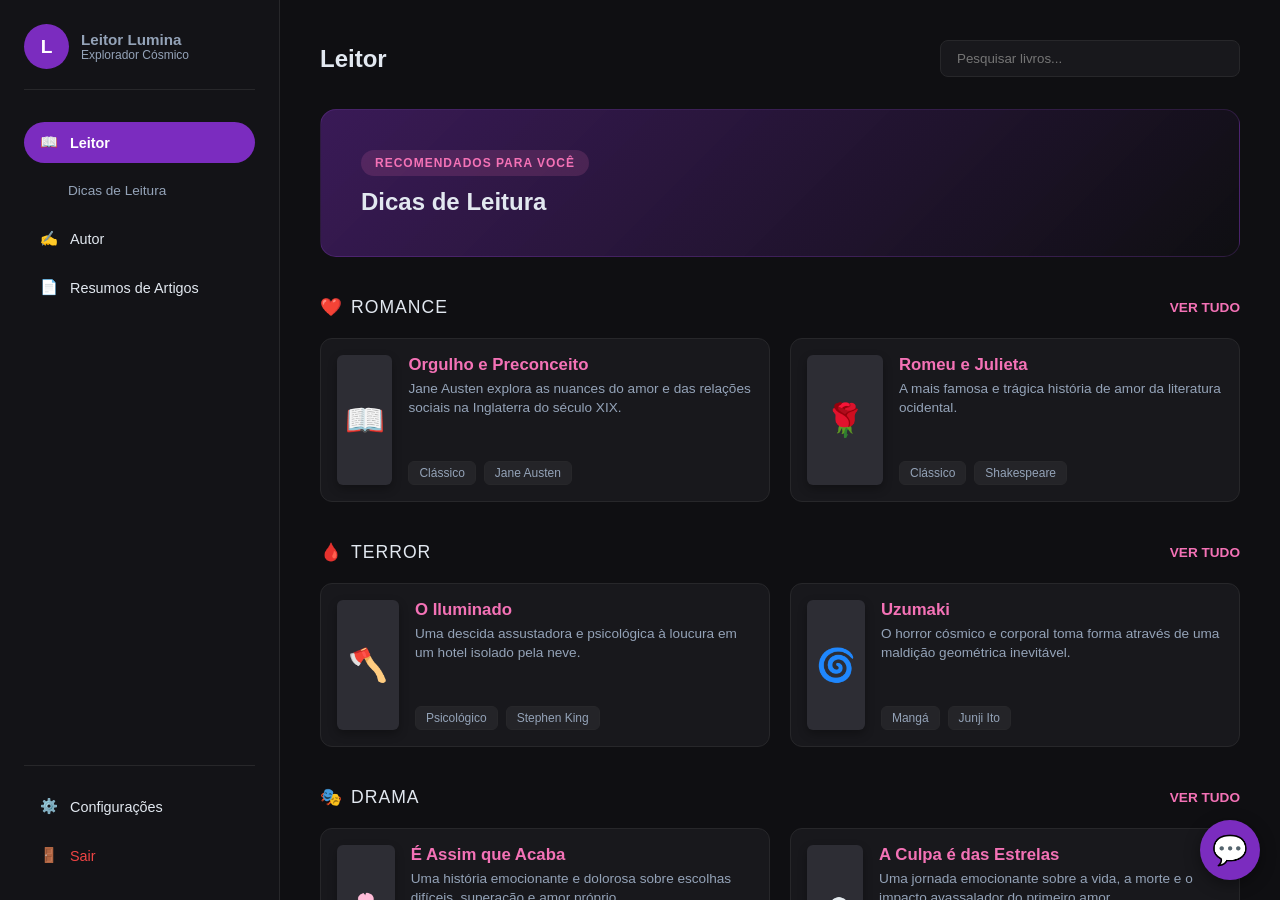
<file: radinguniverse/leitores/leitores.html>
<!DOCTYPE html>
<html lang="pt-br">
    <head>
        <meta charset="UTF-8">
         <title>Leitores</title>
         <link rel="stylesheet" href="../css/style4.css">
         <meta name="viewport" content="width=device-width, intial-scale=1.0">
    </head>

<body>

    <div class="app-container">
        
        <!-- BARRA LATERAL (Navegação Funcional) -->
        <aside class="sidebar">
            <div>
                <div class="profile-box">
                    <div class="avatar">L</div>
                    <div class="profile-info">
                        <h3>Leitor Lumina</h3>
                        <p>Explorador Cósmico</p>
                    </div>
                </div>

                <nav class="nav-menu">
                    <!-- Cada botão agora tem um atributo "data-target" mapeando sua respectiva tela -->
                    <button class="nav-item active" data-target="view-leitor">
                        <span class="icon-only">📖</span> <span>Leitor</span>
                    </button>
                    <button class="nav-item nav-subitem" data-target="view-leitor">Dicas de Leitura</button>
                    
                    <button class="nav-item" data-target="view-autor">
                        <span class="icon-only">✍️</span> <span>Autor</span>
                    </button>
                    
                    <button class="nav-item" data-target="view-resumos">
                        <span class="icon-only">📄</span> <span>Resumos de Artigos</span>
                    </button>
                </nav>
            </div>

            <div class="sidebar-footer">
                <button class="nav-item" data-target="view-config"><span>⚙️</span> <span>Configurações</span></button>
                <button class="nav-item" style="color: #ef4444;" onclick="alert('Sessão encerrada!'); window.location.href='../index.html';"><span>🚪</span> <span>Sair</span></button>
            </div>
        </aside>

        <!-- ÁREA CENTRAL DE CONTEÚDO -->
       <main class="main-content">
            
            <div id="view-leitor" class="content-view active-view">
                
                <header class="top-bar">
                    <h2>Leitor</h2>
                    <div class="search-box"><input type="text" placeholder="Pesquisar livros..."></div>
                </header>

                <section class="hero-banner">
                    <div class="badge">Recomendados para você</div>
                    <h1>Dicas de Leitura</h1>
                </section>

                <section class="section-container">
                    <div class="section-header">
                        <div class="section-title"><span>❤️</span> Romance</div>
                        <a href="#" class="view-all">VER TUDO</a>
                    </div>
                    <div class="books-grid">
                        <div class="book-card" data-synopsis="Um clássico absoluto. A história acompanha a espirituosa Elizabeth Bennet e o aristocrático Sr. Darcy lidando com seus próprios erros de julgamento, orgulho e as pressões sociais da época.">
                            <div class="book-cover">📖</div>
                            <div class="book-info">
                                <div>
                                    <h4 class="book-title">Orgulho e Preconceito</h4>
                                    <p class="book-description">Jane Austen explora as nuances do amor e das relações sociais na Inglaterra do século XIX.</p>
                                </div>
                                <div class="book-tags"><span class="tag">Clássico</span> <span class="tag">Jane Austen</span></div>
                            </div>
                        </div>

                        <div class="book-card" data-synopsis="Um amor proibido e intenso nasce entre dois jovens de famílias inimigas em Verona, desencadeando uma sequência de eventos que desafia o destino e as rivalidades locais.">
                            <div class="book-cover">🌹</div>
                            <div class="book-info">
                                <div>
                                    <h4 class="book-title">Romeu e Julieta</h4>
                                    <p class="book-description">A mais famosa e trágica história de amor da literatura ocidental.</p>
                                </div>
                                <div class="book-tags"><span class="tag">Clássico</span> <span class="tag">Shakespeare</span></div>
                            </div>
                        </div>
                    </div>
                </section>

                <section class="section-container">
                    <div class="section-header">
                        <div class="section-title"><span>🩸</span> Terror</div>
                        <a href="#" class="view-all">VER TUDO</a>
                    </div>
                    <div class="books-grid">
                        <div class="book-card" data-synopsis="O escritor Jack Torrance consegue um emprego como zelador de inverno no isolado Hotel Overlook. Ao se mudar com sua família, forças sobrenaturais malignas que habitam o local começam a influenciar sua mente de forma violenta.">
                            <div class="book-cover">🪓</div>
                            <div class="book-info">
                                <div>
                                    <h4 class="book-title">O Iluminado</h4>
                                    <p class="book-description">Uma descida assustadora e psicológica à loucura em um hotel isolado pela neve.</p>
                                </div>
                                <div class="book-tags"><span class="tag">Psicológico</span> <span class="tag">Stephen King</span></div>
                            </div>
                        </div>

                        <div class="book-card" data-synopsis="Uma espiral obsessiva consome os habitantes de uma pequena cidade japonesa, onde eventos bizarros e grotescos começam a acontecer, todos interligados pelo padrão misterioso e amaldiçoado de espirais.">
                            <div class="book-cover">🌀</div>
                            <div class="book-info">
                                <div>
                                    <h4 class="book-title">Uzumaki</h4>
                                    <p class="book-description">O horror cósmico e corporal toma forma através de uma maldição geométrica inevitável.</p>
                                </div>
                                <div class="book-tags"><span class="tag">Mangá</span> <span class="tag">Junji Ito</span></div>
                            </div>
                        </div>
                    </div>
                </section>

                <section class="section-container">
                    <div class="section-header">
                        <div class="section-title"><span>🎭</span> Drama</div>
                        <a href="#" class="view-all">VER TUDO</a>
                    </div>
                    <div class="books-grid">
                        <div class="book-card" data-synopsis="Lily Bloom encontra um amor intenso e avassalador em Ryle Kincaid, mas logo se vê presa em um ciclo complexo e doloroso, precisando encontrar forças para interrompê-lo.">
                            <div class="book-cover">🌸</div>
                            <div class="book-info">
                                <div>
                                    <h4 class="book-title">É Assim que Acaba</h4>
                                    <p class="book-description">Uma história emocionante e dolorosa sobre escolhas difíceis, superação e amor próprio.</p>
                                </div>
                                <div class="book-tags"><span class="tag">Drama</span> <span class="tag">Colleen Hoover</span></div>
                            </div>
                        </div>

                        <div class="book-card" data-synopsis="A comovente trajetória de dois jovens pacientes oncológicos que se conhecem em um grupo de apoio e decidem viver uma intensa e bela história de amor, desafiando o pouco tempo que lhes resta.">
                            <div class="book-cover">☁️</div>
                            <div class="book-info">
                                <div>
                                    <h4 class="book-title">A Culpa é das Estrelas</h4>
                                    <p class="book-description">Uma jornada emocionante sobre a vida, a morte e o impacto avassalador do primeiro amor.</p>
                                </div>
                                <div class="book-tags"><span class="tag">Romance</span> <span class="tag">John Green</span></div>
                            </div>
                        </div>
                    </div>
                </section>

                <section class="section-container">
                    <div class="section-header">
                        <div class="section-title"><span>🧭</span> Aventura</div>
                        <a href="#" class="view-all">VER TUDO</a>
                    </div>
                    <div class="books-grid">
                        <div class="book-card" data-synopsis="O jovem hobbit Frodo Bolseiro herda um anel de poder incomensurável e recebe a perigosa missão de cruzar a Terra-média para destruí-lo na Montanha da Perdição, antes que o Senhor Sombrio o recupere.">
                            <div class="book-cover">💍</div>
                            <div class="book-info">
                                <div>
                                    <h4 class="book-title">O Senhor dos Anéis</h4>
                                    <p class="book-description">Uma jornada épica de coragem, amizade e a eterna luta entre as forças do bem e do mal.</p>
                                </div>
                                <div class="book-tags"><span class="tag">Épico</span> <span class="tag">J.R.R. Tolkien</span></div>
                            </div>
                        </div>

                        <div class="book-card" data-synopsis="Percy Jackson descobre que os deuses do Olimpo estão vivos e que ele é um semideus, filho de Poseidon. Quando o raio mestre de Zeus é roubado, Percy se torna o principal suspeito e precisa cruzar a América para provar sua inocência.">
                            <div class="book-cover">⚡</div>
                            <div class="book-info">
                                <div>
                                    <h4 class="book-title">O Ladrão de Raios</h4>
                                    <p class="book-description">Mitologia grega antiga e o mundo moderno colidem em uma corrida eletrizante contra o tempo.</p>
                                </div>
                                <div class="book-tags"><span class="tag">Mitologia</span> <span class="tag">Rick Riordan</span></div>
                            </div>
                        </div>
                    </div>
                </section>

            </div> 
            
            <div id="view-autor" class="content-view">
                <header class="top-bar">
                    <h2>Área do Autor</h2>
                </header>
    
            <div class="hero-banner" style="background: linear-gradient(135deg, rgba(244, 114, 182, 0.2) 0%, rgba(15,15,18,0.9) 100%); margin-bottom: 24px; padding: 30px; border-radius: 12px;">
            <div class="badge" style="background-color: rgba(244, 114, 182, 0.2); color: var(--text-pink); padding: 4px 12px; border-radius: 99px; display: inline-block; font-size: 0.8rem; font-weight: bold; margin-bottom: 12px;">Painel Criativo</div>
                <h1 style="font-size: 2.2rem; font-weight: 700; color: #fff;">Gerencie suas Publicações</h1>
            </div>
    
    <!-- CONTAINER CENTRAL (A caixinha tracejada da imagem Captura de tela 2026-05-31 192221_2.png) -->
            <div id="container-autor-box" style="background-color: #131316; padding: 40px 30px; border-radius: 12px; border: 1px dashed #27272a; display: flex; justify-content: center; align-items: center; min-height: 250px; transition: all 0.3s ease;">
        
            <!-- ESTADO 1: Mensagem padrão que aparece primeiro -->
            <div id="autor-estado-inicial" style="text-align: center; display: block;">
                <p style="color: #a1a1aa; margin-bottom: 20px; font-size: 1rem;">Você ainda não publicou nenhum manuscrito como autor.</p>
                <button id="btn-iniciar-obra" style="background-color: transparent; border: 1px solid #27272a; color: white; padding: 10px 20px; border-radius: 6px; cursor: pointer; font-weight: 500; transition: background 0.2s;">
                    + Iniciar Nova Obra
                </button>
            </div>

            <!-- ESTADO 2: O seu formulário (Inicia escondido com display: none) -->
            <div id="autor-estado-formulario" style="display: none; width: 100%; max-width: 450px;">
                <h2 style="font-size: 2rem; font-weight: 700; margin-bottom: 8px; color: #fff;">Divulgue seu Conto</h2>
                <p style="color: #a1a1aa; font-size: 0.9rem; margin-bottom: 24px;">Preencha os detalhes abaixo para publicar sua obra na biblioteca da Reading Universe</p>
                
                <form id="form-novo-conto" style="display: flex; flex-direction: column; gap: 20px;">
                    <!-- TÍTULO -->
                    <div style="display: flex; flex-direction: column; gap: 8px;">
                        <label style="color: #f472b6; font-size: 0.75rem; font-weight: bold; letter-spacing: 1px; text-transform: uppercase;">Título do Conto</label>
                        <input type="text" placeholder="Ex: O Sussurro das Estrelas" required style="background-color: #0f0f12; border: 1px solid #27272a; padding: 12px 16px; border-radius: 8px; color: white; outline: none; width: 100%;">
                    </div>

                    <!-- AUTOR -->
                    <div style="display: flex; flex-direction: column; gap: 8px;">
                        <label style="color: #f472b6; font-size: 0.75rem; font-weight: bold; letter-spacing: 1px; text-transform: uppercase;">Autor do Conto</label>
                        <input type="text" placeholder="Seu nome ou pseudônimo" required style="background-color: #0f0f12; border: 1px solid #27272a; padding: 12px 16px; border-radius: 8px; color: white; outline: none; width: 100%;">
                    </div>

                    <!-- CATEGORIA -->
                    <div style="display: flex; flex-direction: column; gap: 8px;">
                        <label style="color: #f472b6; font-size: 0.75rem; font-weight: bold; letter-spacing: 1px; text-transform: uppercase;">Categoria do Conto</label>
                        <select required style="background-color: #0f0f12; border: 1px solid #27272a; padding: 12px 16px; border-radius: 8px; color: #a1a1aa; outline: none; width: 100%; cursor: pointer;">
                            <option value="" disabled selected>Selecione o gênero...</option>
                            <option value="romance">Romance</option>
                            <option value="terror">Terror</option>
                            <option value="drama">Drama</option>
                            <option value="aventura">Aventura</option>
                        </select>
                    </div>

                    <!-- DESCRIÇÃO -->
                    <div style="display: flex; flex-direction: column; gap: 8px;">
                        <label style="color: #f472b6; font-size: 0.75rem; font-weight: bold; letter-spacing: 1px; text-transform: uppercase;">Descrição do Conto</label>
                        <textarea placeholder="Uma breve sinopse para instigar seus leitores..." required rows="4" style="background-color: #0f0f12; border: 1px solid #27272a; padding: 12px 16px; border-radius: 8px; color: white; outline: none; width: 100%; resize: none; font-family: inherit;"></textarea>
                    </div>

                    <!-- BOTÕES -->
                    <div style="display: flex; justify-content: flex-end; gap: 12px; margin-top: 10px;">
                        <button type="button" id="btn-cancelar" style="background: transparent; border: 1px solid #27272a; color: #a1a1aa; padding: 12px 24px; border-radius: 99px; font-weight: bold; cursor: pointer;">Cancelar</button>
                        <button type="submit" style="background-color: #a855f7; color: white; border: none; padding: 12px 24px; border-radius: 99px; font-weight: bold; cursor: pointer; display: flex; align-items: center; gap: 8px;">
                            Enviar <span style="font-size: 0.8rem;">➤</span>
                    </button>
                </div>
            </form>
        </div>

    </div>
</div>

            <div id="view-resumos" class="content-view">
                <header class="top-bar"><h2>Resumos de Artigos</h2></header>
                <div class="books-grid">
                    <div class="book-card">
                        <div class="book-cover">📄</div>
                        <div class="book-info">
                            <h4 class="book-title">A Evolução da Literatura Digital</h4>
                            <p class="book-description">Análise detalhada sobre como os e-readers e plataformas web mudaram os hábitos de consumo de livros na última década.</p>
                            <div class="book-tags"><span class="tag">Artigo Científico</span></div>
                        </div>
                    </div>
                </div>
            </div>

            <div id="view-config" class="content-view">
                <header class="top-bar"><h2>Configurações do Sistema</h2></header>
                <p style="color: var(--text-muted)">Ajustes de interface, notificações de leitura e gerenciamento de conta do painel Lumina.</p>
            </div>

        </main>
    </div>

    <!-- JANELA INTERATIVA (MODAL DO LIVRO CLICADO) -->
    <div class="modal-overlay" id="bookModal">
        <div class="modal-box">
            <button class="close-modal" id="closeModalBtn">&times;</button>
            <div class="modal-body">
                <div class="book-cover" id="modalCover" style="font-size: 3rem; width: 120px; height: 170px;">📖</div>
                <div class="modal-main-info">
                    <div>
                        <h2 id="modalTitle" style="color: var(--text-pink); margin-bottom: 8px;">Título do Livro</h2>
                        <p id="modalSynopsis" style="color: var(--text-main); font-size: 0.95rem; line-height: 1.5; margin-bottom: 15px;">Sinopse detalhada...</p>
                    </div>
                    <button class="btn-read" onclick="alert('Abrindo o leitor de e-books...')">Começar Leitura ➔</button>
                </div>
            </div>
        </div>
    </div>

    <button class="chat-toggle-btn" onclick="toggleChat()">💬</button>

    <div class="chat-container hidden" id="meuChat">
        <div class="chat-header" style="display: flex; justify-content: space-between; align-items: center;">
            <span>🤖 Lumina Bot</span>
            <button class="clos-chat-btn" onclick="toggleChat()">&times;</button>
        </div>        
        
        <div class="mensagens" id="mensagens">
            <div class="mensagem bot">Olá! Como posso te ajudar na sua leitura hoje?</div>
            </div>

        <div class="input-area">
            <input type="text" id="entrada" placeholder="Digite algo...">
            <button onclick="enviar()">Enviar</button>
        </div>
    </div>



    <script src="jvsp/projeto.js"></script>

    </body>
</html>
</file>
<file: css/style.css>
CSS
/* --- CONFIGURAÇÕES GERAIS --- */
html {
    scroll-behavior: smooth; /* Faz a tela deslizar suavemente até o "Sobre nós" e "Contato" */
}

body {
    background-color: black;
    font-family: Arial, sans-serif;
    margin: 0;
    text-align: center;   
}

h1 {
    color: #f0f0f0;
    text-align: center;
    font-family: Arial, Helvetica, sans-serif;
}

h2 {
    color: #f0f0f0;
    text-align: center;
}

/* --- LOGO FLUTUANTE --- */
.brand-logo {
    width: 150px;
    height: 150px;
    object-fit: contain;
    background-color: #ffffff;
    border: 3px solid #7b2cbf;
    border-radius: 24px;
    box-shadow: 0 0 25px rgba(123, 44, 191, 0.5);
    position: relative;
    top: -75px;
    margin-bottom: -75px;
    transition: transform 0.3s ease, box-shadow 0.3s ease;
}

.brand-logo:hover {
    transform: translateY(-79px) scale(1.08);
    box-shadow: 0 0 30px rgba(157, 78, 221, 0.8);
}

/* --- LAYOUT DO CARD CENTRAL --- */
.container {
    display: flex;
    flex-direction: column;
    align-items: center;
    justify-content: center;
    min-height: 100vh;
}

.welcome-box {
    background-color: #18181c;
    border: 2px solid #7b2cbf;
    border-radius: 16px;
    padding: 40px 60px;
    text-align: center;
    max-width: 540px;
    width: 90%;
    box-shadow: 0 0 25px rgba(123, 44, 191, 0.25);
    position: relative;
    margin-top: 50px;
}

/* --- MENUS E ALINHAMENTOS --- */
.menu-botoes {
    display: flex;
    gap: 16px;
    justify-content: center;
    margin-top: 24px;
}
.navbar-topo{
    position: absolute;
    top: 0;
    left: 0;
    width: 100%;
    padding: 24px 40px;
    box-sizing: border-box;
    z-index: 10;
}
.menu-botoes2 ul {
    display: flex;
    justify-content: space-between;
    align-items: center;
    list-style: none;
    padding: 0;
    margin: 0;
    width: 100%;
}
.menu-botoes2{
    padding: 10px 20px;
    font-size: 14px;
}
/* --- BOTÃO PADRONIZADO (Único e sem repetições) --- */
.btn {
    text-decoration: none;
    background-color: #800080;
    color: #f0f0f0;
    padding: 12px 24px;
    border-radius: 8px;
    font-weight: bold;
    display: inline-block; /* Garante que o tamanho se ajuste ao texto perfeitamente */
    transition: background-color 0.3s ease, transform 0.2s ease;
}

.btn:hover {
    background-color: #EE82EE;
    transform: scale(1.05); /* Faz o botão crescer suavemente */
}

/* --- SEÇÕES DE SCROLL (Sobre Nós e Contato) --- */
.conteudo {
    height: 100vh;
    display: flex;
    align-items: center;
    justify-content: center;
    border-top: 1px solid #4d0757;
    background-color: #0f0f12; /* Tom escuro combinando com o painel */
}

/* --- ELEMENTOS EXTRAS (Caso use botões de avançar no conteúdo) --- */
.bloco-prosseguir {
    display: flex;
    flex-direction: column;
    align-items: flex-end;
    margin-top: 50px;
    margin-left: auto;
    margin-right: 40px;
    width: 100%;
    gap: 20px;
}

.btn2-prosseguir {
    background-color: #800080;
    color: #f0f0f0;
    padding: 14px 18px;
    text-decoration: none;
    border-radius: 8px;
    font-weight: bold;
    transition: background-color 0.3s, transform 0.2s;
}

.btn2-prosseguir:hover {
    background-color: #ee82ee;
    transform: scale(1.05);
}
</file>
<file: radinguniverse/css/style.css>
CSS
/* --- CONFIGURAÇÕES GERAIS --- */
html {
    scroll-behavior: smooth; /* Faz a tela deslizar suavemente até o "Sobre nós" e "Contato" */
}

body {
    background-color: black;
    font-family: Arial, sans-serif;
    margin: 0;
    text-align: center;   
}

h1 {
    color: #f0f0f0;
    text-align: center;
    font-family: Arial, Helvetica, sans-serif;
}

h2 {
    color: #f0f0f0;
    text-align: center;
}

/* --- LOGO FLUTUANTE --- */
.brand-logo {
    width: 150px;
    height: 150px;
    object-fit: contain;
    background-color: #ffffff;
    border: 3px solid #7b2cbf;
    border-radius: 24px;
    box-shadow: 0 0 25px rgba(123, 44, 191, 0.5);
    position: relative;
    top: -75px;
    margin-bottom: -75px;
    transition: transform 0.3s ease, box-shadow 0.3s ease;
}

.brand-logo:hover {
    transform: translateY(-79px) scale(1.08);
    box-shadow: 0 0 30px rgba(157, 78, 221, 0.8);
}

/* --- LAYOUT DO CARD CENTRAL --- */
.container {
    display: flex;
    flex-direction: column;
    align-items: center;
    justify-content: center;
    min-height: 100vh;
}

.welcome-box {
    background-color: #18181c;
    border: 2px solid #7b2cbf;
    border-radius: 16px;
    padding: 40px 60px;
    text-align: center;
    max-width: 540px;
    width: 90%;
    box-shadow: 0 0 25px rgba(123, 44, 191, 0.25);
    position: relative;
    margin-top: 50px;
}

/* --- MENUS E ALINHAMENTOS --- */
.menu-botoes {
    display: flex;
    gap: 16px;
    justify-content: center;
    margin-top: 24px;
}
.navbar-topo{
    position: absolute;
    top: 0;
    left: 0;
    width: 100%;
    padding: 24px 40px;
    box-sizing: border-box;
    z-index: 10;
}
.menu-botoes2 ul {
    display: flex;
    justify-content: space-between;
    align-items: center;
    list-style: none;
    padding: 0;
    margin: 0;
    width: 100%;
}
.menu-botoes2{
    padding: 10px 20px;
    font-size: 14px;
}
/* --- BOTÃO PADRONIZADO (Único e sem repetições) --- */
.btn {
    text-decoration: none;
    background-color: #800080;
    color: #f0f0f0;
    padding: 12px 24px;
    border-radius: 8px;
    font-weight: bold;
    display: inline-block; /* Garante que o tamanho se ajuste ao texto perfeitamente */
    transition: background-color 0.3s ease, transform 0.2s ease;
}

.btn:hover {
    background-color: #EE82EE;
    transform: scale(1.05); /* Faz o botão crescer suavemente */
}

/* --- SEÇÕES DE SCROLL (Sobre Nós e Contato) --- */
.conteudo {
    height: 100vh;
    display: flex;
    align-items: center;
    justify-content: center;
    border-top: 1px solid #4d0757;
    background-color: #0f0f12; /* Tom escuro combinando com o painel */
}

/* --- ELEMENTOS EXTRAS (Caso use botões de avançar no conteúdo) --- */
.bloco-prosseguir {
    display: flex;
    flex-direction: column;
    align-items: flex-end;
    margin-top: 50px;
    margin-left: auto;
    margin-right: 40px;
    width: 100%;
    gap: 20px;
}

.btn2-prosseguir {
    background-color: #800080;
    color: #f0f0f0;
    padding: 14px 18px;
    text-decoration: none;
    border-radius: 8px;
    font-weight: bold;
    transition: background-color 0.3s, transform 0.2s;
}

.btn2-prosseguir:hover {
    background-color: #ee82ee;
    transform: scale(1.05);
}
</file>
<file: css/login.css>
:root {
    --bg-principal: #0f0f12;
    --bg-card: #18181c;
    --purple-primary: #7b2cbf;
    --purple-hover: #9d4edd;
    --text-pink: #f472b6;
    --text-main: #e2e8f0;
    --text-muted: #94a3b8;
    --border-color: #27272a;
}

* {
    margin: 0;
    padding: 0;
    box-sizing: border-box;
    font-family: 'Segoe UI', Tahoma, Geneva, Verdana, sans-serif;
}

body {
    background-color: var(--bg-principal);
    color: var(--text-main);
    display: flex;
    justify-content: center;
    align-items: center;
    height: 100vh;
    overflow: hidden;
}

.auth-wrapper {
    background-color: var(--bg-card);
    border: 1px solid var(--purple-primary);
    border-radius: 16px;
    padding: 40px;
    width: 100%;
    max-width: 420px;
    box-shadow: 0 0 30px rgba(123, 44, 191, 0.3);
    animation: fadeIn 0.3s ease-in-out;
}

.auth-header {
    text-align: center;
    margin-bottom: 24px;
}

.auth-header h2 {
    color: var(--text-pink);
    font-size: 1.8rem;
    font-weight: 700;
    margin-bottom: 8px;
}

.auth-header p {
    color: var(--text-muted);
    font-size: 0.9rem;
}

.auth-form {
    display: flex;
    flex-direction: column;
    gap: 16px;
}

.auth-input-group {
    display: flex;
    flex-direction: column;
    gap: 6px;
}

.auth-input-group label {
    color: var(--text-pink);
    font-size: 0.75rem;
    font-weight: bold;
    letter-spacing: 1px;
    text-transform: uppercase;
}

.auth-input-group input {
    background-color: var(--bg-principal);
    border: 1px solid var(--border-color);
    padding: 12px 16px;
    border-radius: 8px;
    color: white;
    font-size: 0.95rem;
    outline: none;
    transition: border-color 0.3s, box-shadow 0.3s;
}

.auth-input-group input:focus {
    border-color: var(--purple-hover);
    box-shadow: 0 0 10px rgba(157, 78, 221, 0.25);
}

.auth-btn {
    background: linear-gradient(135deg, var(--purple-primary), var(--purple-hover));
    color: white;
    border: none;
    padding: 12px;
    border-radius: 8px;
    font-weight: bold;
    font-size: 1rem;
    cursor: pointer;
    margin-top: 10px;
    transition: transform 0.2s, box-shadow 0.2s;
}

.auth-btn:hover {
    transform: translateY(-2px);
    box-shadow: 0 6px 16px rgba(157, 78, 221, 0.6);
}

.auth-switch {
    margin-top: 20px;
    text-align: center;
    font-size: 0.9rem;
    color: var(--text-muted);
}

.auth-switch a {
    color: var(--text-pink);
    text-decoration: none;
    font-weight: bold;
}

.auth-switch a:hover {
    text-decoration: underline;
}

/* Classe essencial para esconder as abas alternadas */
.hidden {
    display: none !important;
}

@keyframes fadeIn {
    from { opacity: 0; transform: scale(0.95); }
    to { opacity: 1; transform: scale(1); }
}
</file>
<file: css/style3.css>
body{
    background-color: black;
    color: #f0f0f0;
    padding: 20px 24px;
    margin: 20px;
}
.titulo{
    text-align: center;
}
nav ul{
    list-style-type: none; 
    padding: 0;
    margin: 0;
    display: flex; 
    gap: 15px; 
}
.btn{
    display: inline-block;
    padding: 10px 24px;
    background-color: purple;
    color: #f0f0f0;
    text-decoration: none;
    border-radius: 6px;
    font-family: sans-serif;
    font-weight: bold;
    transition: background color 0.3s ease, transform 0.1 ease ;
}
.btn:hover{
    background-color: #ee82ee;
    transition: 0.3s;
    transform: translatey(-2px);
}
.btn:active{
    transform: translatey(0);
}
.divisor-secao {
    border: 0;
    border-top: 1px solid var(--border-color);
    margin: 40px 0;
}

.rodape-sobre {
    display: flex;
    justify-content: space-between;
    align-items: flex-start;
    flex-wrap: wrap;
    gap: 30px;
    padding-bottom: 40px;
}

.contato-plataforma h3, .devs-github h3 {
    color: var(--text-color, #fff);
    margin-bottom: 12px;
    font-size: 1.2rem;
}

.email-link {
    color: #ff66b2; /* Aquele tom de rosa/pink de destaque que vocês usam */
    text-decoration: none;
    font-weight: bold;
    transition: color 0.2s;
}

.email-link:hover {
    color: #cc528f;
}

.links-github {
    display: flex;
    gap: 15px;
    flex-wrap: wrap;
}

.github-btn {
    display: inline-flex;
    align-items: center;
    gap: 8px;
    background-color: #a855f7; /* O roxo marcante do botão do chat */
    color: #fff;
    padding: 8px 16px;
    border-radius: 6px;
    text-decoration: none;
    font-weight: 500;
    transition: background-color 0.2s, transform 0.2s;
}

.github-btn:hover {
    background-color: #9333ea;
    transform: translateY(-2px); /* Efeito sutil de flutuar ao passar o mouse */
}
</file>
<file: css/style4.css>
body{
    background-color: black; 
    color: #f0f0f0;
}

/* --- VARIÁVEIS DE CORES --- */
:root {
    --bg-principal: #0f0f12;
    --bg-card: #18181c;
    --bg-sidebar: #131317;
    --purple-primary: #7b2cbf;
    --purple-hover: #9d4edd;
    --text-pink: #f472b6;
    --text-main: #e2e8f0;
    --text-muted: #94a3b8;
    --border-color: #27272a;
}

/* --- CONFIGURAÇÕES GERAIS ---*/
* {
    margin: 0;
    padding: 0;
    box-sizing: border-box;
    font-family: 'sagoe UI', Tahoma, Geneva, Verdana, sans-serif ; 
}

body {
    background-color: var(--bg-principal);
    color: var(--text-main);
    display: flex;
    min-height: 100vh;
    overflow: hidden;

}

/* --- LAYOUT ESTRUTURAL (SIDEBAR + MAIN) --- */
.app-container {
    display: flex;
    width: 100%;
}

/* --- BARRA LATERAL (SIDEBAR) --- */
.sidebar {
    width: 280px;
    background-color: var(--bg-sidebar);
    border-right: 1px solid var(--border-color);
    display: flex;
    flex-direction: column;
    padding: 24px;
    position: fixed;
    height: 100vh;
    justify-content: space-between;
}

/* perfil do usuario */
.profile-box {
    display: flex;
    align-items: center;
    gap: 12px;
    margin-bottom: 32px;
    padding-bottom: 20px;
    border-bottom: 1px solid var(--border-color);
}

.avatar {
    width: 45px;
    height: 45px;
    background-color: var(--purple-primary);
    border-radius: 50%;
    display: flex;
    align-items: center;
    justify-content: center;
    font-weight: bold;
    color: white;
    font-size: 1.2rem;
}

.profile-info h3 {
    font-size: 0.95rem;
    color: var(--text-muted);
}

.profile-info p {
    font-size: 0.75rem;
    color: var(--text-muted);
}

/* menu de navegação */
.nav-menu {
    display: flex;
    flex-direction: column;
    gap: 8px;
    flex-grow: 1;
}

.nav-item {
    display: flex;
    align-items: center;
    gap: 12px;
    padding: 12px 16px;
    color: var(--text-main);
    text-decoration: none;
    border-radius: 99px; /* formato de pílula igual ao print */
    font-size: 0.9rem;
    transition: all 0.3 ease;
    background: transparent;
    border: none;
    cursor: pointer;
    width: 100%;
}

.nav-item:hover {
    background-color: rgba(157, 78, 221, 0.1);
    color: var(--text-pink);
}

.nav-item.active {
    background-color: var(--purple-primary);
    color: white;
    font-weight: 600;
}

.nav-subitem {
    padding-left: 44px;
    font-size: 0.85rem;
    color: var(--text-muted);
}

.nav-subitem:hover {
    color: var(--text-pink);
}

.sidebar-footer {
    display: flex;
    flex-direction: column;
    gap: 8px;
    border-top: 1px solid var(--border-color);
    padding-top: 20px;
}

/* --- CONTEUDO PRINCIPAL --- */
.main-content {
    margin-left: 280px; /* dá epaço para a barra lateral fixa */
    flex-grow: 1;
    padding: 40px;
    height: 100vh;
    overflow-y: auto;
}

/* top bar (busca a atalhos) */
.top-bar {
    display: flex;
    justify-content: space-between;
    align-items: center;
    margin-bottom: 32px;
}

.search-box input {
    background-color: var(--bg-card);
    border: 1px solid var(--border-color);
    padding: 10px 16px;
    border-radius: 8px;
    color: white;
    width: 300px;
    outline: none;
}

.search-box input:focus {
    border-color: var(--purple-hover);
}

/* banner de destaque */
.hero-banner {
    background: linear-gradient(135deg, rgba(123, 44, 191, 0.4) 0%, rgba(15, 15, 18, 0.9) 100%), 
                url('https://images.unsplash.com/photo-1507842217343-583bb7270b66?q=80&w=1000') center/cover;
                 border-radius: 16px;
    border-radius: 16px;
    padding: 40px;
    margin-bottom: 40px;
    border: 1px solid rgba(157, 78, 221, 0.2);
}

.badge {
    background-color: rgba(244, 114, 182, 0.15);
    color: var(--text-pink);
    padding: 6px 14px;
    border-radius: 99px;
    font-size: 0.75rem;
    text-transform: uppercase;
    font-weight: bold;
    letter-spacing: 1px;
    display: inline-block;
    margin-bottom: 12px;
}

.hero-banner h1 {
    font-family: 2.2rem;
    font-weight: 700;
}

/* seções de livros */
.section-container {
    margin-bottom: 40px;
}

.section-header {
    display: flex;
    justify-content: space-between;
    align-items: center;
    margin-bottom: 20px;
}

.section-title {
    display: flex;
    align-items: center;
    gap: 8px;
    font-size: 1.1rem;
    text-transform: uppercase;
    letter-spacing: 1px;
}

.section-title span.icon {
    counter-reset: var(--text-pink);
}

.view-all {
    color: var(--text-pink);
    text-decoration: none;
    font-size: 0.85rem;
    font-weight: bold;
}

/* Grid de cards (adaptado para web em colunas) */
.books-grid {
    display: grid;
    grid-template-columns: repeat(auto-fill, minmax(400px, 1fr));
    gap: 20px;
}

/* Card de livro estilo horizontal */
.book-card {
    background-color: var(--bg-card);
    border: 1px solid var(--border-color);
    border-radius: 12px;
    padding: 16px;
    display: flex;
    gap: 16px;
    transition: transform 0.2s, border-color 0.2s;
}

.book-card:hover {
    transform: translateY(-2px);
    border-color: rgba(157, 78, 221, 0.4);
}

.book-cover {
    width: 90px;
    height: 130px;
    background-color: #2d2d34;
    border-radius: 6px;
    display: flex;
    align-items: center;
    justify-content: center;
    font-size: 2rem;
    box-shadow: 0 4px 10px rgba(0,0,0,0.3);
}

.book-info {
    display: flex;
    flex-direction: column;
    justify-content: space-between;
    flex-grow: 1;
}

.book-title {
        color: var(--text-pink);
        font-size: 1.05rem;
        font-weight: 600;
        margin-bottom: 4px;
}

.book-description {
    color: var(--text-muted);
    font-size: 0.85rem;
    line-height: 1.4;
    display: -webkit-box;
    -webkit-line-clamp: 2;
    line-clamp: 2;
    -webkit-box-orient: vertical;
    overflow: hidden;
}

.book-tags {
    display: flex;
    gap: 8px;
    margin-top: 12px;
}

.tag {
    background-color: rgba(255, 255, 255, 0.05);
    border: 1px solid var(--border-color);
    color: var(--text-muted);
    padding: 4px 10px;
    border-radius: 6px;
    font-size: 0.75rem;
}

        /* Responsividade para telas menores/tablets */
@media (max-width: 900px) {
    .sidebar { width: 80px; padding: 16px 8px; align-items: center; }
    .profile-info, .nav-item span:not(.icon-only), .nav-subitem { display: none; }
    .main-content { margin-left: 80px; padding: 20px; }
    .books-grid { grid-template-columns: 1fr; }
}
.modal-overlay {
    position: fixed;
    top: 0;
    left: 0;
    width: 100%;
    height: 100%;
    background-color: rgba(0, 0, 0, 0.8);
    backdrop-filter: blur(6px);
    display: flex;
    align-items: center;
    justify-content: center;
    
    /* As duas linhas abaixo escondem o modal por padrão */
    opacity: 0;
    pointer-events: none;
    
    transition: opacity 0.3s ease;
    z-index: 1000;
}

/* Quando o JavaScript adicionar a classe 'modal-open', o modal aparece */
.modal-overlay.modal-open {
    opacity: 1;
    pointer-events: auto;
}

.modal-box {
    background-color: var(--bg-card);
    border: 1px solid var(--purple-primary);
    padding: 32px;
    border-radius: 16px;
    max-width: 550px;
    width: 90%;
    box-shadow: 0 0 30px rgba(123, 44, 191, 0.3);
    position: relative;
    transform: scale(0.9);
    transition: transform 0.3s ease;
}

/* Efeito de leve crescimento quando o modal abrir */
.modal-overlay.modal-open .modal-box {
    transform: scale(1);
}

.close-modal {
    position: absolute;
    top: 16px;
    right: 20px;
    background: transparent;
    border: none;
    color: var(--text-muted);
    font-size: 1.5rem;
    cursor: pointer;
}

.close-modal:hover { 
    color: var(--text-pink); 
}

.modal-body { 
    display: flex; 
    gap: 24px; 
    margin-top: 10px; 
}

.modal-main-info { 
    display: flex; 
    flex-direction: column; 
    justify-content: space-between; 
}
.content-view{
    display: none;
}
.content-view.active-view{
    display: block;
}


/* Container Principal do Chat (Fixo no canto inferior direito) */
.chat-container {
    position: fixed;
    bottom: 90px;
    right: 20px;
    width: 320px;
    height: 400px;
    background-color: #151518;
    border: 1px solid var(--border-color);
    border-radius: 12px;
    display: flex;
    flex-direction: column;
    overflow: hidden;
    box-shadow: 0 8px 24px rgba(0, 0, 0, 0.6);
    z-index: 1000;
    transition: transform 0.3s cubic-bezier(0.34, 1.56, 0.64, 1);
    transform-origin: bottom right;
    opacity: 1;
    visibility: visible;
    transform: scale(1) translateY(0);
}

/* Cabeçalho do Chat */
.chat-header {
    background-color: var(--purple-hover);
    color: #ffffff;
    padding: 12px 16px;
    font-weight: bold;
    font-size: 0.9rem;
    border-bottom: 1px solid var(--border-color);
}

/* Área Interna de Mensagens */
.mensagens {
    flex: 1;
    padding: 15px;
    overflow-y: auto;
    display: flex;
    flex-direction: column;
    gap: 10px;
    background-color: var(--bg-principal);
}

/* Balões de Mensagem */
.mensagem {
    max-width: 80%;
    padding: 8px 14px;
    border-radius: 12px;
    font-size: 0.85rem;
    line-height: 1.4;
    color: #fff;
}

.mensagem.bot {
    background-color: var(--bg-card);
    align-self: flex-start;
    border-bottom-left-radius: 2px;
    border: 1px solid var(--border-color);
}

.mensagem.usuario {
    background-color: var(--text-pink);
    color: #000000; /* Melhora o contraste no fundo rosa claro */
    font-weight: 500;
    align-self: flex-end;
    border-bottom-right-radius: 2px;
}

/* Área de Input e Botão */
.input-area {
    display: flex;
    padding: 12px;
    background-color: #151518;
    border-top: 1px solid var(--border-color);
    gap: 8px;
}

.input-area input {
    flex: 1;
    background-color: var(--bg-principal);
    border: 1px solid var(--border-color);
    border-radius: 8px;
    padding: 8px 12px;
    color: white;
    outline: none;
    font-size: 0.85rem;
}

.input-area input:focus {
    border-color: var(--text-pink);
}

.input-area button {
    background-color: var(--text-pink);
    color: #0f0f12;
    border: none;
    padding: 8px 16px;
    border-radius: 8px;
    cursor: pointer;
    font-weight: bold;
    font-size: 0.85rem;
    transition: background 0.2s, transform 0.1s;
}

.input-area button:hover {
    background-color: #f43f5e;
    color: white;
}

.input-area button:active {
    transform: scale(0.95);
}
.chat-toggle-btn {
    position: fixed;
    bottom: 20px;
    right: 20px;
    width: 60px;
    height: 60px;
    border-radius: 50%;
    background-color: var(--purple-primary);
    color: white;
    font-size: 1.8rem;
    border: none;
    cursor: pointer;
    box-shadow: 0 4px 16px rgba(0, 0, 0, 0.4);
    z-index: 999; /* Fica logo abaixo do chat quando ele abre, mas acima do site */
    display: flex;
    align-items: center;
    justify-content: center;
    transition: transform 0.2s, background-color 0.2s;
}

.chat-toggle-btn:hover {
    background-color: var(--purple-hover);
    transform: scale(1.05);
}

/* Botão de fechar (X) no cabeçalho do chat */
.close-chat-btn {
    background: transparent;
    border: none;
    color: white;
    font-size: 1.4rem;
    cursor: pointer;
    float: right;
    line-height: 1;
}

.close-chat-btn:hover {
    color: var(--text-pink);
}

/* --- CLASSE MODIFICADORA PARA ESCONDER O CHAT --- */
.chat-container.hidden {
    opacity: 0;
    visibility: hidden;
    pointer-events: none;
    transform: scale(0.8) translateY(20px); /* Dá um efeito sutil de descida ao sumir */
}
/* --- ESTILOS PARA O BANNER DINÂMICO E AVATAR --- */
#main-banner-card {
  background-size: cover;
  background-position: center;
  background-repeat: no-repeat;
}

#user-avatar-img {
  width: 45px;
  height: 45px;
  border-radius: 50%;
  object-fit: cover;
}

/* Estilo do botão do modal de leitura */
.btn-read {
  background-color: var(--purple-primary);
  color: white;
  border: none;
  padding: 10px 20px;
  border-radius: 8px;
  cursor: pointer;
  font-weight: bold;
  font-size: 0.9rem;
  transition: background-color 0.2s, transform 0.1s;
}

.btn-read:hover {
  background-color: var(--purple-hover);
}

.btn-read:active {
  transform: scale(0.95);
}
</file>
<file: css/escrever.css>
:root {
    --ru-bg: #0b0b0f;
    --ru-purple: #8b2be2;
    --ru-purple-bright: #b44cff;
    --ru-pink: #ff5ca8;
    --ru-text: #e9e4f0;
    --ru-muted: #a9a1b5;
    --ru-paper: #f5f0e6;
    --ru-paper-edge: #d8cfbf;
    --ru-ink: #29241f;
}

* { box-sizing: border-box; }

html {
    min-height: 100%;
    background: var(--ru-bg);
}

body {
    min-height: 100vh;
    margin: 0;
    padding: 38px 22px;
    display: flex;
    flex-direction: column;
    align-items: center;
    justify-content: center;
    overflow-x: hidden;
    overflow-y: auto;
    color: var(--ru-text);
    background:
        radial-gradient(ellipse at 50% 0%, rgba(123,44,191,.13), transparent 48%),
        radial-gradient(ellipse at 100% 100%, rgba(255,42,133,.06), transparent 38%),
        var(--ru-bg);
    font-family: "Segoe UI", Tahoma, Geneva, Verdana, sans-serif;
}

.book-editor-container {
    position: relative;
    isolation: isolate;
    width: min(100%, 1000px);
    margin: auto;
    padding: clamp(22px, 4vw, 44px);
    border: 1px solid rgba(180,76,255,.95);
    border-radius: 19px;
    background: linear-gradient(145deg, rgba(29,26,35,.98), rgba(17,16,21,.99));
    box-shadow: 0 0 0 1px rgba(139,43,226,.16),
                0 0 32px rgba(139,43,226,.20),
                0 22px 70px rgba(0,0,0,.48),
                inset 0 1px 0 rgba(255,255,255,.035);
    animation: editorEntrance .45s ease both;
}

.book-editor-container::before {
    content: "";
    position: absolute;
    inset: 7px;
    z-index: -1;
    border: 1px solid rgba(255,92,168,.07);
    border-radius: 13px;
    pointer-events: none;
}

.book-header {
    display: flex;
    justify-content: space-between;
    align-items: center;
    gap: 18px;
    margin-bottom: 22px;
    padding-bottom: 18px;
    border-bottom: 1px solid rgba(255,255,255,.09);
}

.book-header h2 {
    margin: 0 0 4px;
    color: var(--ru-pink);
    font-size: clamp(1.35rem, 3vw, 1.75rem);
    font-weight: 800;
    letter-spacing: -.4px;
    text-shadow: 0 0 18px rgba(255,92,168,.17);
}

.book-subtitle {
    margin: 0;
    color: var(--ru-muted);
    font-size: .9rem;
}

.page-badge {
    flex: 0 0 auto;
    padding: 7px 15px;
    border: 1px solid var(--ru-purple-bright);
    border-radius: 999px;
    color: var(--ru-pink);
    background: rgba(139,43,226,.13);
    box-shadow: 0 0 16px rgba(139,43,226,.12);
    font-size: .8rem;
    font-weight: 700;
}

.book-toolbar {
    display: flex;
    justify-content: space-between;
    align-items: center;
    flex-wrap: wrap;
    gap: 12px;
    margin-bottom: 16px;
    padding: 10px 14px;
    border: 1px solid rgba(255,255,255,.10);
    border-radius: 11px;
    background: rgba(10,10,14,.72);
}

.chapter-controls, .page-controls {
    display: flex;
    align-items: center;
    flex-wrap: wrap;
    gap: 10px;
}

.toolbar-btn {
    min-height: 34px;
    padding: 7px 13px;
    border: 1px solid rgba(255,255,255,.10);
    border-radius: 7px;
    color: var(--ru-pink);
    background: #1a1920;
    font: inherit;
    font-size: .84rem;
    font-weight: 700;
    cursor: pointer;
    transition: background .2s, border-color .2s, color .2s,
                transform .2s, box-shadow .2s;
}

.toolbar-btn:hover {
    transform: translateY(-1px);
    border-color: var(--ru-purple-bright);
    color: #fff;
    background: linear-gradient(135deg,#7020b8,#922fe0);
    box-shadow: 0 0 15px rgba(139,43,226,.25);
}

.toolbar-btn:disabled {
    opacity: .42;
    cursor: not-allowed;
    transform: none;
    box-shadow: none;
}

.page-indicator {
    color: #c7bfd2;
    font-size: .85rem;
    font-weight: 650;
    white-space: nowrap;
}

/* Folha de papel */
.manuscript-page {
    position: relative;
    min-height: 455px;
    padding: clamp(26px,4vw,42px);
    padding-bottom: 48px;
    overflow: hidden;
    border: 1px solid var(--ru-paper-edge);
    border-radius: 9px;
    color: var(--ru-ink);
    background-color: var(--ru-paper);
    background-image:
        linear-gradient(90deg,rgba(105,77,48,.075),transparent 22px,transparent 96%,
                        rgba(105,77,48,.035)),
        repeating-linear-gradient(0deg,rgba(120,98,70,.018) 0,
                        rgba(120,98,70,.018) 1px,transparent 1px,transparent 5px);
    box-shadow: inset 9px 0 18px rgba(74,53,32,.075),
                inset 0 0 22px rgba(74,53,32,.055),
                0 12px 30px rgba(0,0,0,.30),
                0 0 0 4px rgba(245,240,230,.035);
    transform-origin: left center;
}

.manuscript-page::before {
    content: "";
    position: absolute;
    top: 0;
    bottom: 0;
    left: 15px;
    width: 1px;
    background: rgba(176,91,111,.20);
    pointer-events: none;
}

.manuscript-page textarea {
    position: relative;
    z-index: 1;
    display: block;
    width: 100%;
    min-height: 380px;
    padding: 0 0 0 10px;
    border: 0;
    outline: 0;
    resize: vertical;
    color: var(--ru-ink);
    background: transparent;
    font-family: Georgia, "Times New Roman", serif;
    font-size: clamp(1.02rem,1.6vw,1.14rem);
    line-height: 1.95;
    letter-spacing: .01em;
    caret-color: var(--ru-purple);
}

.manuscript-page textarea::placeholder {
    color: #8f8577;
    font-style: italic;
    opacity: 1;
}

.manuscript-page textarea::selection {
    color: #fff;
    background: var(--ru-purple);
}

.manuscript-page-number {
    position: absolute;
    right: 28px;
    bottom: 15px;
    color: #8d8274;
    font-family: Georgia, "Times New Roman", serif;
    font-size: .85rem;
    font-style: italic;
    letter-spacing: .08em;
}

.manuscript-page-number::before,
.manuscript-page-number::after {
    content: "—";
    padding: 0 7px;
    color: #b4a898;
}

/* Virada discreta de folha */
.manuscript-page.page-turn {
    animation: pageTurn .34s ease;
}

@keyframes pageTurn {
    0% { opacity: .72; transform: perspective(1100px) rotateY(-2deg) translateX(5px); }
    100% { opacity: 1; transform: perspective(1100px) rotateY(0) translateX(0); }
}

/* Contadores e estado do salvamento */
.writing-meta {
    display: flex;
    justify-content: space-between;
    align-items: center;
    flex-wrap: wrap;
    gap: 10px;
    padding: 12px 3px 0;
    color: var(--ru-muted);
    font-size: .8rem;
}

.writing-counts {
    display: flex;
    align-items: center;
    gap: 8px;
}

.writing-counts strong {
    color: #e9d8ff;
    font-variant-numeric: tabular-nums;
}

.count-separator { color: #6d6278; }

.autosave-status {
    display: inline-flex;
    align-items: center;
    gap: 8px;
    color: #bdb4c8;
}

.autosave-dot {
    width: 7px;
    height: 7px;
    border-radius: 50%;
    background: #45c98a;
    box-shadow: 0 0 9px rgba(69,201,138,.45);
}

.autosave-status[data-state="saving"] .autosave-dot {
    background: #ffc45c;
    box-shadow: 0 0 9px rgba(255,196,92,.4);
    animation: statusPulse .8s infinite alternate;
}

.autosave-status[data-state="error"] .autosave-dot {
    background: #ff6685;
    box-shadow: 0 0 9px rgba(255,102,133,.4);
}

.book-footer {
    display: flex;
    justify-content: space-between;
    align-items: center;
    flex-wrap: wrap;
    gap: 14px;
    margin-top: 20px;
    padding-top: 20px;
    border-top: 1px solid rgba(255,255,255,.09);
}

.book-nav-btn {
    min-height: 40px;
    padding: 10px 18px;
    border: 1px solid rgba(255,255,255,.11);
    border-radius: 8px;
    color: #b9c9e2;
    background: transparent;
    font: inherit;
    font-size: .88rem;
    font-weight: 700;
    cursor: pointer;
    transition: all .2s;
}

.book-nav-btn:hover {
    transform: translateY(-1px);
    border-color: var(--ru-purple-bright);
    color: #fff;
    background: rgba(139,43,226,.12);
    box-shadow: 0 0 14px rgba(139,43,226,.13);
}

.publish-btn {
    min-height: 44px;
    padding: 12px 26px;
    border: 1px solid rgba(255,255,255,.12);
    border-radius: 9px;
    color: #fff;
    background: linear-gradient(110deg,#7925bd,#a33fe0);
    box-shadow: 0 7px 22px rgba(123,44,191,.30);
    font: inherit;
    font-size: .94rem;
    font-weight: 800;
    cursor: pointer;
    transition: transform .2s, box-shadow .2s, filter .2s;
}

.publish-btn:hover {
    transform: translateY(-2px);
    filter: brightness(1.1);
    box-shadow: 0 10px 28px rgba(157,78,221,.43);
}

button:focus-visible {
    outline: 2px solid var(--ru-pink);
    outline-offset: 3px;
}

.visually-hidden {
    position: absolute;
    width: 1px;
    height: 1px;
    padding: 0;
    margin: -1px;
    overflow: hidden;
    clip: rect(0,0,0,0);
    white-space: nowrap;
    border: 0;
}

@keyframes editorEntrance {
    from { opacity: 0; transform: translateY(10px); }
    to { opacity: 1; transform: translateY(0); }
}

@keyframes statusPulse {
    from { opacity: .5; }
    to { opacity: 1; }
}

@media (max-width: 650px) {
    body { justify-content: flex-start; padding: 18px 12px; }
    .book-editor-container { padding: 22px 16px; border-radius: 14px; }
    .book-header { align-items: flex-start; }
    .book-toolbar { align-items: stretch; }
    .chapter-controls, .page-controls { width: 100%; justify-content: space-between; }
    .manuscript-page { min-height: 390px; padding: 25px 20px 45px 28px; }
    .manuscript-page::before { left: 12px; }
    .manuscript-page textarea { min-height: 330px; padding-left: 4px; }
    .writing-meta { align-items: flex-start; flex-direction: column; }
    .book-footer { align-items: stretch; }
    .book-footer > * { width: 100%; }
}

@media (prefers-reduced-motion: reduce) {
    *, *::before, *::after {
        scroll-behavior: auto !important;
        animation-duration: .01ms !important;
        transition-duration: .01ms !important;
    }
}
</file>
<file: radinguniverse/css/style3.css>
body{
    background-color: black;
    color: #f0f0f0;
    padding: 20px 24px;
    margin: 20px;
}
.titulo{
    text-align: center;
}
nav ul{
    list-style-type: none; 
    padding: 0;
    margin: 0;
    display: flex; 
    gap: 15px; 
}
.btn{
    display: inline-block;
    padding: 10px 24px;
    background-color: purple;
    color: #f0f0f0;
    text-decoration: none;
    border-radius: 6px;
    font-family: sans-serif;
    font-weight: bold;
    transition: background color 0.3s ease, transform 0.1 ease ;
}
.btn:hover{
    background-color: #ee82ee;
    transition: 0.3s;
    transform: translatey(-2px);
}
.btn:active{
    transform: translatey(0);
}
.divisor-secao {
    border: 0;
    border-top: 1px solid var(--border-color);
    margin: 40px 0;
}

.rodape-sobre {
    display: flex;
    justify-content: space-between;
    align-items: flex-start;
    flex-wrap: wrap;
    gap: 30px;
    padding-bottom: 40px;
}

.contato-plataforma h3, .devs-github h3 {
    color: var(--text-color, #fff);
    margin-bottom: 12px;
    font-size: 1.2rem;
}

.email-link {
    color: #ff66b2; /* Aquele tom de rosa/pink de destaque que vocês usam */
    text-decoration: none;
    font-weight: bold;
    transition: color 0.2s;
}

.email-link:hover {
    color: #cc528f;
}

.links-github {
    display: flex;
    gap: 15px;
    flex-wrap: wrap;
}

.github-btn {
    display: inline-flex;
    align-items: center;
    gap: 8px;
    background-color: #a855f7; /* O roxo marcante do botão do chat */
    color: #fff;
    padding: 8px 16px;
    border-radius: 6px;
    text-decoration: none;
    font-weight: 500;
    transition: background-color 0.2s, transform 0.2s;
}

.github-btn:hover {
    background-color: #9333ea;
    transform: translateY(-2px); /* Efeito sutil de flutuar ao passar o mouse */
}
</file>
<file: radinguniverse/css/style4.css>
body{
    background-color: black; 
    color: #f0f0f0;
}

/* --- VARIÁVEIS DE CORES --- */
:root {
    --bg-principal: #0f0f12;
    --bg-card: #18181c;
    --bg-sidebar: #131317;
    --purple-primary: #7b2cbf;
    --purple-hover: #9d4edd;
    --text-pink: #f472b6;
    --text-main: #e2e8f0;
    --text-muted: #94a3b8;
    --border-color: #27272a;
}

/* --- CONFIGURAÇÕES GERAIS ---*/
* {
    margin: 0;
    padding: 0;
    box-sizing: border-box;
    font-family: 'sagoe UI', Tahoma, Geneva, Verdana, sans-serif ; 
}

body {
    background-color: var(--bg-principal);
    color: var(--text-main);
    display: flex;
    min-height: 100vh;
    overflow: hidden;

}

/* --- LAYOUT ESTRUTURAL (SIDEBAR + MAIN) --- */
.app-container {
    display: flex;
    width: 100%;
}

/* --- BARRA LATERAL (SIDEBAR) --- */
.sidebar {
    width: 280px;
    background-color: var(--bg-sidebar);
    border-right: 1px solid var(--border-color);
    display: flex;
    flex-direction: column;
    padding: 24px;
    position: fixed;
    height: 100vh;
    justify-content: space-between;
}

/* perfil do usuario */
.profile-box {
    display: flex;
    align-items: center;
    gap: 12px;
    margin-bottom: 32px;
    padding-bottom: 20px;
    border-bottom: 1px solid var(--border-color);
}

.avatar {
    width: 45px;
    height: 45px;
    background-color: var(--purple-primary);
    border-radius: 50%;
    display: flex;
    align-items: center;
    justify-content: center;
    font-weight: bold;
    color: white;
    font-size: 1.2rem;
}

.profile-info h3 {
    font-size: 0.95rem;
    color: var(--text-muted);
}

.profile-info p {
    font-size: 0.75rem;
    color: var(--text-muted);
}

/* menu de navegação */
.nav-menu {
    display: flex;
    flex-direction: column;
    gap: 8px;
    flex-grow: 1;
}

.nav-item {
    display: flex;
    align-items: center;
    gap: 12px;
    padding: 12px 16px;
    color: var(--text-main);
    text-decoration: none;
    border-radius: 99px; /* formato de pílula igual ao print */
    font-size: 0.9rem;
    transition: all 0.3 ease;
    background: transparent;
    border: none;
    cursor: pointer;
    width: 100%;
}

.nav-item:hover {
    background-color: rgba(157, 78, 221, 0.1);
    color: var(--text-pink);
}

.nav-item.active {
    background-color: var(--purple-primary);
    color: white;
    font-weight: 600;
}

.nav-subitem {
    padding-left: 44px;
    font-size: 0.85rem;
    color: var(--text-muted);
}

.nav-subitem:hover {
    color: var(--text-pink);
}

.sidebar-footer {
    display: flex;
    flex-direction: column;
    gap: 8px;
    border-top: 1px solid var(--border-color);
    padding-top: 20px;
}

/* --- CONTEUDO PRINCIPAL --- */
.main-content {
    margin-left: 280px; /* dá epaço para a barra lateral fixa */
    flex-grow: 1;
    padding: 40px;
    height: 100vh;
    overflow-y: auto;
}

/* top bar (busca a atalhos) */
.top-bar {
    display: flex;
    justify-content: space-between;
    align-items: center;
    margin-bottom: 32px;
}

.search-box input {
    background-color: var(--bg-card);
    border: 1px solid var(--border-color);
    padding: 10px 16px;
    border-radius: 8px;
    color: white;
    width: 300px;
    outline: none;
}

.search-box input:focus {
    border-color: var(--purple-hover);
}

/* banner de destaque */
.hero-banner {
    background: linear-gradient(135deg, rgba(123, 44, 191, 0.4) 0%, rgba(15, 15, 18, 0.9) 100%), 
                url('https://images.unsplash.com/photo-1507842217343-583bb7270b66?q=80&w=1000') center/cover;
                 border-radius: 16px;
    border-radius: 16px;
    padding: 40px;
    margin-bottom: 40px;
    border: 1px solid rgba(157, 78, 221, 0.2);
}

.badge {
    background-color: rgba(244, 114, 182, 0.15);
    color: var(--text-pink);
    padding: 6px 14px;
    border-radius: 99px;
    font-size: 0.75rem;
    text-transform: uppercase;
    font-weight: bold;
    letter-spacing: 1px;
    display: inline-block;
    margin-bottom: 12px;
}

.hero-banner h1 {
    font-family: 2.2rem;
    font-weight: 700;
}

/* seções de livros */
.section-container {
    margin-bottom: 40px;
}

.section-header {
    display: flex;
    justify-content: space-between;
    align-items: center;
    margin-bottom: 20px;
}

.section-title {
    display: flex;
    align-items: center;
    gap: 8px;
    font-size: 1.1rem;
    text-transform: uppercase;
    letter-spacing: 1px;
}

.section-title span.icon {
    counter-reset: var(--text-pink);
}

.view-all {
    color: var(--text-pink);
    text-decoration: none;
    font-size: 0.85rem;
    font-weight: bold;
}

/* Grid de cards (adaptado para web em colunas) */
.books-grid {
    display: grid;
    grid-template-columns: repeat(auto-fill, minmax(400px, 1fr));
    gap: 20px;
}

/* Card de livro estilo horizontal */
.book-card {
    background-color: var(--bg-card);
    border: 1px solid var(--border-color);
    border-radius: 12px;
    padding: 16px;
    display: flex;
    gap: 16px;
    transition: transform 0.2s, border-color 0.2s;
}

.book-card:hover {
    transform: translateY(-2px);
    border-color: rgba(157, 78, 221, 0.4);
}

.book-cover {
    width: 90px;
    height: 130px;
    background-color: #2d2d34;
    border-radius: 6px;
    display: flex;
    align-items: center;
    justify-content: center;
    font-size: 2rem;
    box-shadow: 0 4px 10px rgba(0,0,0,0.3);
}

.book-info {
    display: flex;
    flex-direction: column;
    justify-content: space-between;
    flex-grow: 1;
}

.book-title {
        color: var(--text-pink);
        font-size: 1.05rem;
        font-weight: 600;
        margin-bottom: 4px;
}

.book-description {
    color: var(--text-muted);
    font-size: 0.85rem;
    line-height: 1.4;
    display: -webkit-box;
    -webkit-line-clamp: 2;
    line-clamp: 2;
    -webkit-box-orient: vertical;
    overflow: hidden;
}

.book-tags {
    display: flex;
    gap: 8px;
    margin-top: 12px;
}

.tag {
    background-color: rgba(255, 255, 255, 0.05);
    border: 1px solid var(--border-color);
    color: var(--text-muted);
    padding: 4px 10px;
    border-radius: 6px;
    font-size: 0.75rem;
}

        /* Responsividade para telas menores/tablets */
@media (max-width: 900px) {
    .sidebar { width: 80px; padding: 16px 8px; align-items: center; }
    .profile-info, .nav-item span:not(.icon-only), .nav-subitem { display: none; }
    .main-content { margin-left: 80px; padding: 20px; }
    .books-grid { grid-template-columns: 1fr; }
}
.modal-overlay {
    position: fixed;
    top: 0;
    left: 0;
    width: 100%;
    height: 100%;
    background-color: rgba(0, 0, 0, 0.8);
    backdrop-filter: blur(6px);
    display: flex;
    align-items: center;
    justify-content: center;
    
    /* As duas linhas abaixo escondem o modal por padrão */
    opacity: 0;
    pointer-events: none;
    
    transition: opacity 0.3s ease;
    z-index: 1000;
}

/* Quando o JavaScript adicionar a classe 'modal-open', o modal aparece */
.modal-overlay.modal-open {
    opacity: 1;
    pointer-events: auto;
}

.modal-box {
    background-color: var(--bg-card);
    border: 1px solid var(--purple-primary);
    padding: 32px;
    border-radius: 16px;
    max-width: 550px;
    width: 90%;
    box-shadow: 0 0 30px rgba(123, 44, 191, 0.3);
    position: relative;
    transform: scale(0.9);
    transition: transform 0.3s ease;
}

/* Efeito de leve crescimento quando o modal abrir */
.modal-overlay.modal-open .modal-box {
    transform: scale(1);
}

.close-modal {
    position: absolute;
    top: 16px;
    right: 20px;
    background: transparent;
    border: none;
    color: var(--text-muted);
    font-size: 1.5rem;
    cursor: pointer;
}

.close-modal:hover { 
    color: var(--text-pink); 
}

.modal-body { 
    display: flex; 
    gap: 24px; 
    margin-top: 10px; 
}

.modal-main-info { 
    display: flex; 
    flex-direction: column; 
    justify-content: space-between; 
}
.content-view{
    display: none;
}
.content-view.active-view{
    display: block;
}


/* Container Principal do Chat (Fixo no canto inferior direito) */
.chat-container {
    position: fixed;
    bottom: 90px;
    right: 20px;
    width: 320px;
    height: 400px;
    background-color: #151518;
    border: 1px solid var(--border-color);
    border-radius: 12px;
    display: flex;
    flex-direction: column;
    overflow: hidden;
    box-shadow: 0 8px 24px rgba(0, 0, 0, 0.6);
    z-index: 1000;
    transition: transform 0.3s cubic-bezier(0.34, 1.56, 0.64, 1);
    transform-origin: bottom right;
    opacity: 1;
    visibility: visible;
    transform: scale(1) translateY(0);
}

/* Cabeçalho do Chat */
.chat-header {
    background-color: var(--purple-hover);
    color: #ffffff;
    padding: 12px 16px;
    font-weight: bold;
    font-size: 0.9rem;
    border-bottom: 1px solid var(--border-color);
}

/* Área Interna de Mensagens */
.mensagens {
    flex: 1;
    padding: 15px;
    overflow-y: auto;
    display: flex;
    flex-direction: column;
    gap: 10px;
    background-color: var(--bg-principal);
}

/* Balões de Mensagem */
.mensagem {
    max-width: 80%;
    padding: 8px 14px;
    border-radius: 12px;
    font-size: 0.85rem;
    line-height: 1.4;
    color: #fff;
}

.mensagem.bot {
    background-color: var(--bg-card);
    align-self: flex-start;
    border-bottom-left-radius: 2px;
    border: 1px solid var(--border-color);
}

.mensagem.usuario {
    background-color: var(--text-pink);
    color: #000000; /* Melhora o contraste no fundo rosa claro */
    font-weight: 500;
    align-self: flex-end;
    border-bottom-right-radius: 2px;
}

/* Área de Input e Botão */
.input-area {
    display: flex;
    padding: 12px;
    background-color: #151518;
    border-top: 1px solid var(--border-color);
    gap: 8px;
}

.input-area input {
    flex: 1;
    background-color: var(--bg-principal);
    border: 1px solid var(--border-color);
    border-radius: 8px;
    padding: 8px 12px;
    color: white;
    outline: none;
    font-size: 0.85rem;
}

.input-area input:focus {
    border-color: var(--text-pink);
}

.input-area button {
    background-color: var(--text-pink);
    color: #0f0f12;
    border: none;
    padding: 8px 16px;
    border-radius: 8px;
    cursor: pointer;
    font-weight: bold;
    font-size: 0.85rem;
    transition: background 0.2s, transform 0.1s;
}

.input-area button:hover {
    background-color: #f43f5e;
    color: white;
}

.input-area button:active {
    transform: scale(0.95);
}
.chat-toggle-btn {
    position: fixed;
    bottom: 20px;
    right: 20px;
    width: 60px;
    height: 60px;
    border-radius: 50%;
    background-color: var(--purple-primary);
    color: white;
    font-size: 1.8rem;
    border: none;
    cursor: pointer;
    box-shadow: 0 4px 16px rgba(0, 0, 0, 0.4);
    z-index: 999; /* Fica logo abaixo do chat quando ele abre, mas acima do site */
    display: flex;
    align-items: center;
    justify-content: center;
    transition: transform 0.2s, background-color 0.2s;
}

.chat-toggle-btn:hover {
    background-color: var(--purple-hover);
    transform: scale(1.05);
}

/* Botão de fechar (X) no cabeçalho do chat */
.close-chat-btn {
    background: transparent;
    border: none;
    color: white;
    font-size: 1.4rem;
    cursor: pointer;
    float: right;
    line-height: 1;
}

.close-chat-btn:hover {
    color: var(--text-pink);
}

/* --- CLASSE MODIFICADORA PARA ESCONDER O CHAT --- */
.chat-container.hidden {
    opacity: 0;
    visibility: hidden;
    pointer-events: none;
    transform: scale(0.8) translateY(20px); /* Dá um efeito sutil de descida ao sumir */
}
</file>
